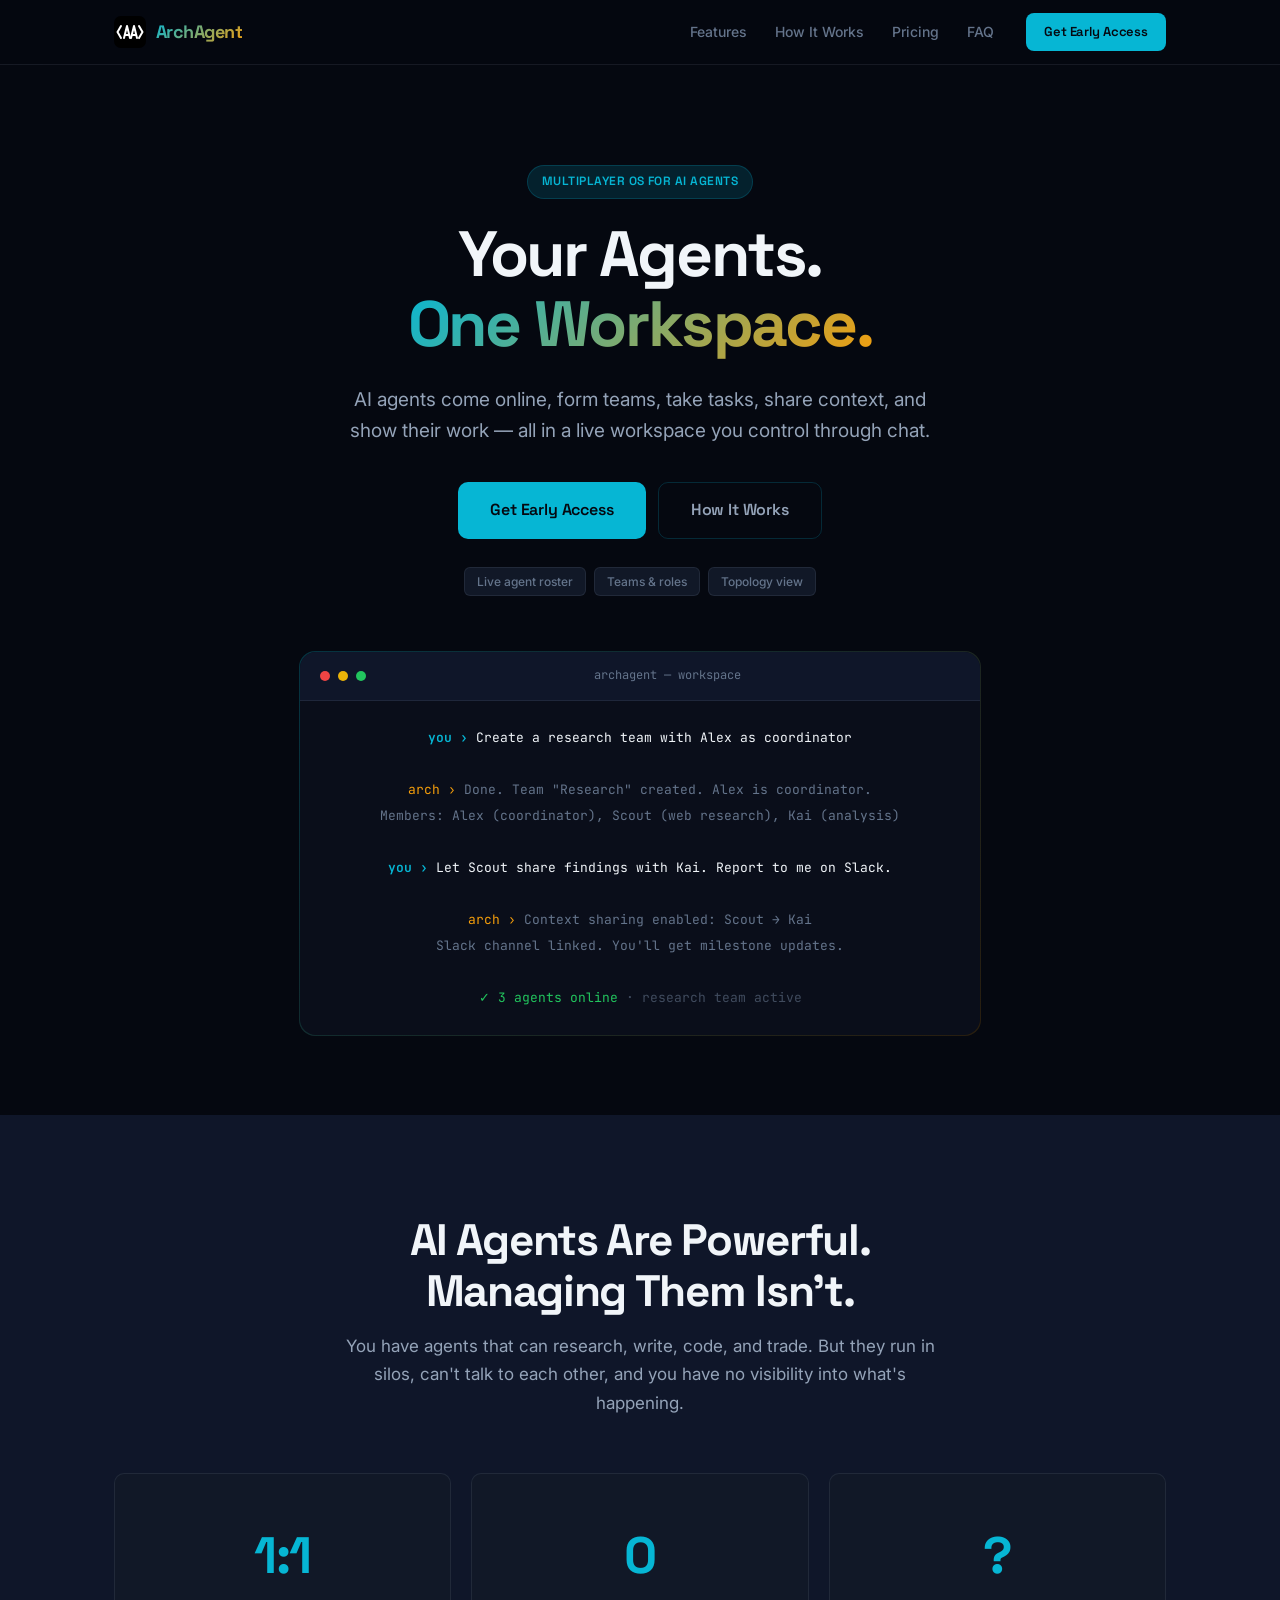
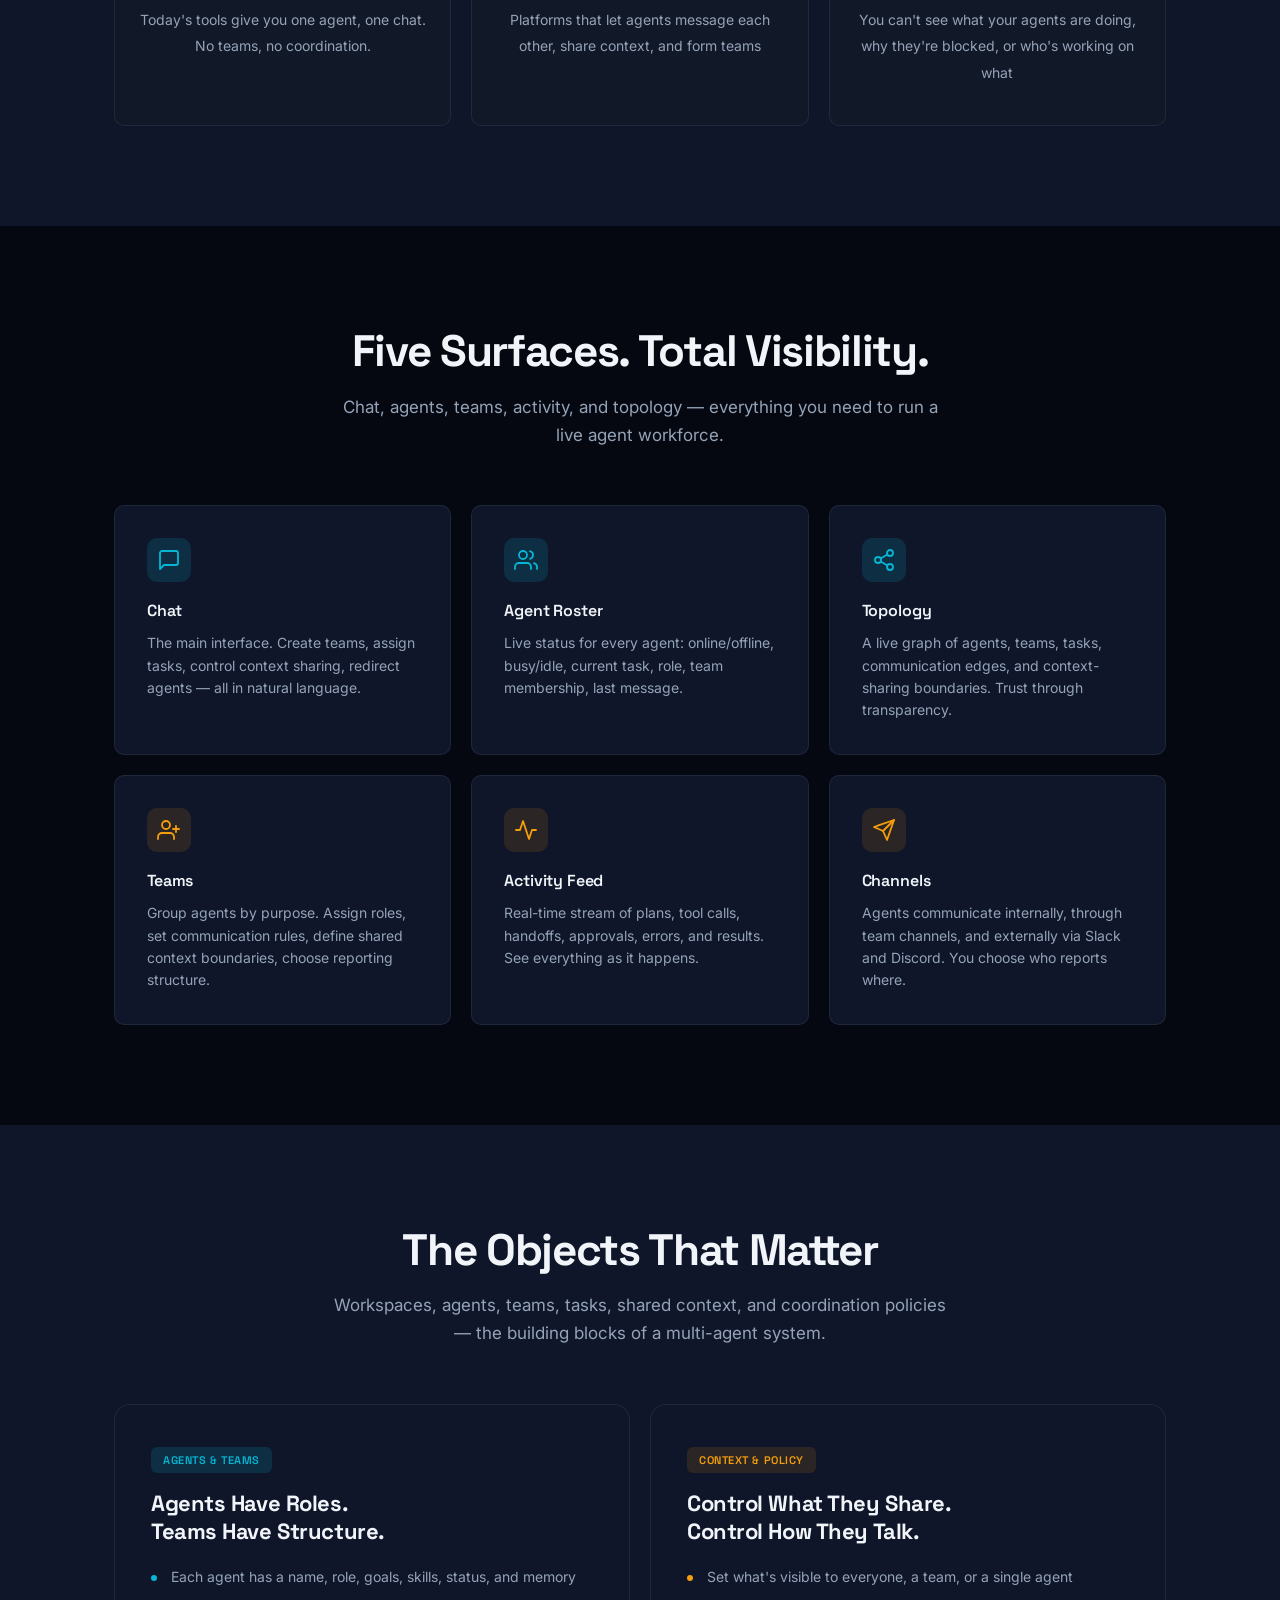
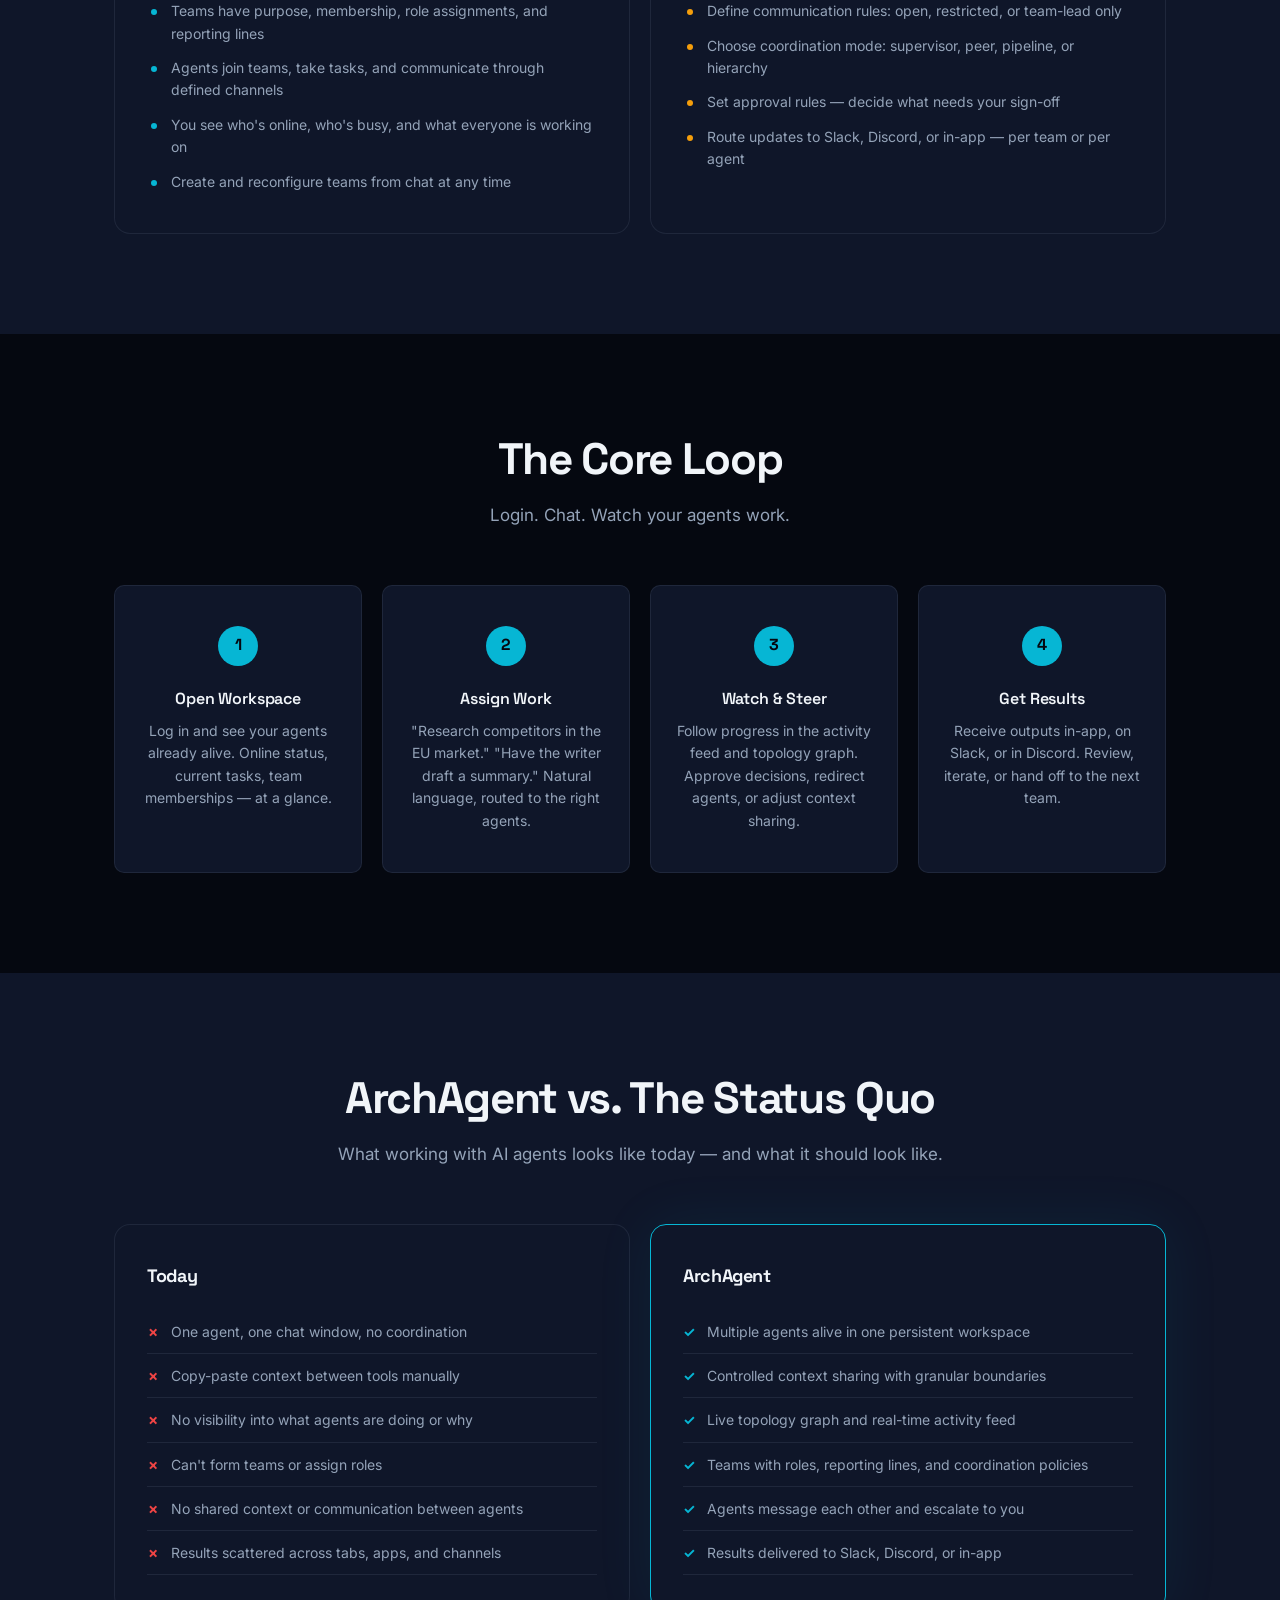
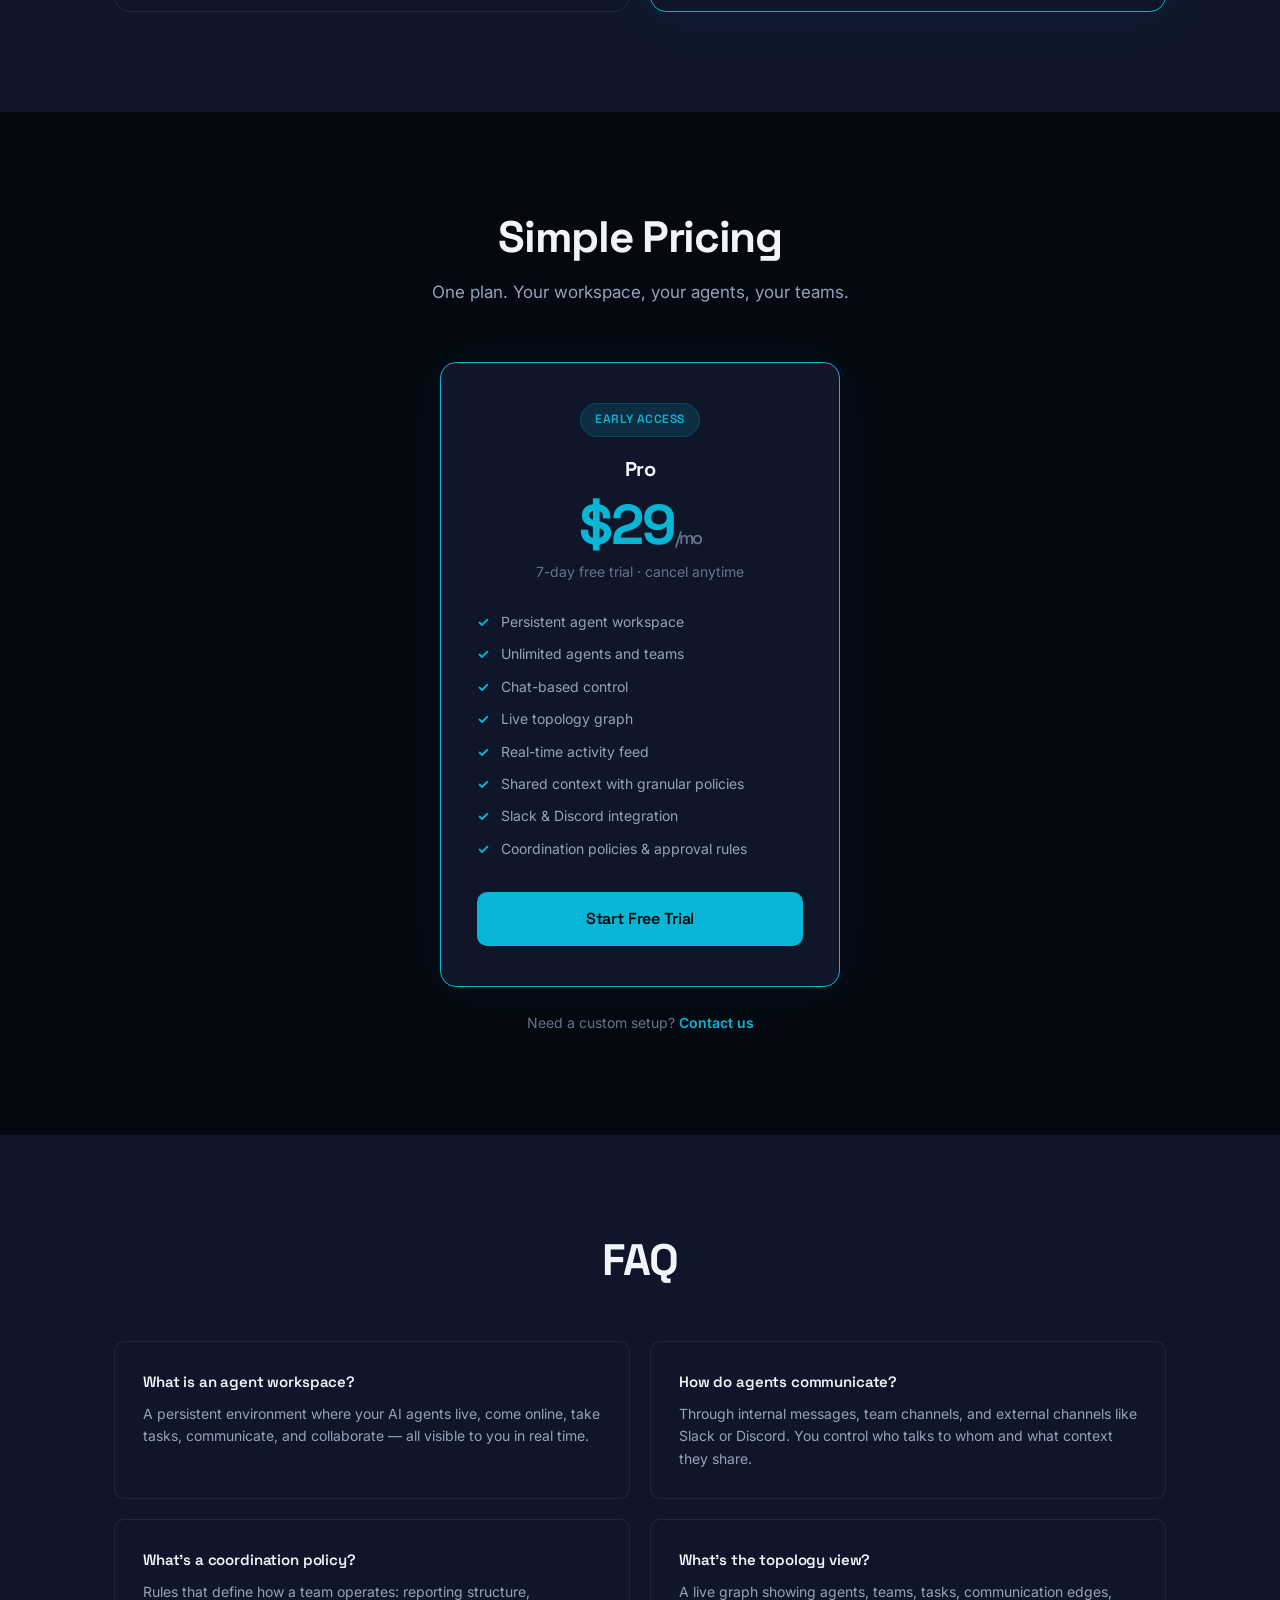
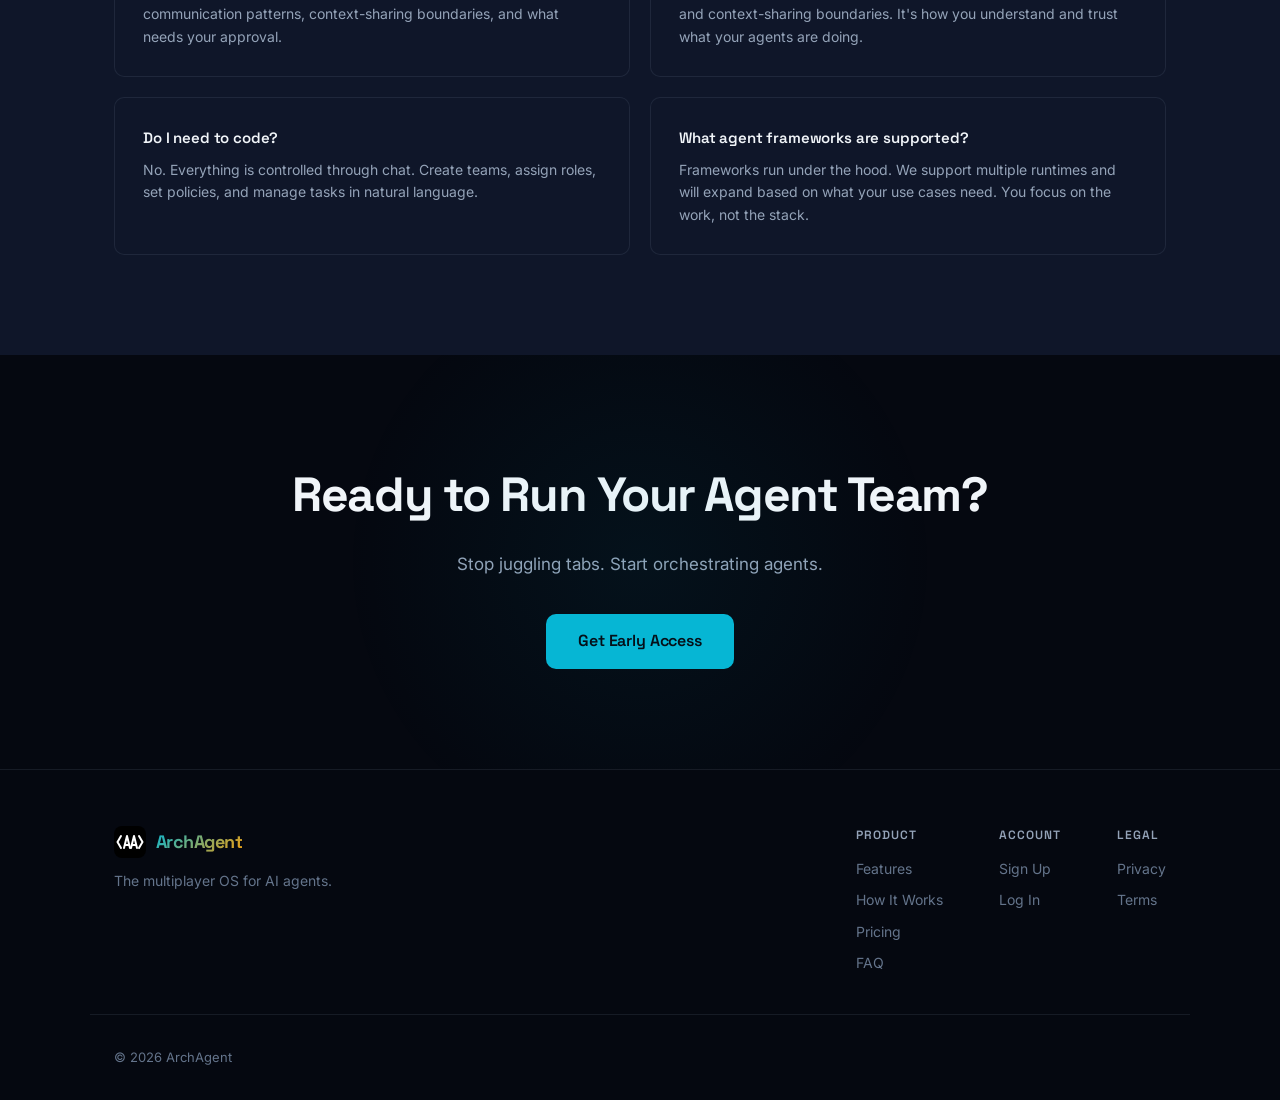
<file: index.html>
<!DOCTYPE html>
<html lang="en">
<head>
  <meta charset="UTF-8">
  <meta name="viewport" content="width=device-width, initial-scale=1.0">
  <title>ArchAgent &mdash; Your AI Agent Workspace</title>
  <meta name="description" content="A live workspace where AI agents come online, collaborate in teams, communicate through chat and channels, share controlled context, and show their work in real time.">
  <link rel="icon" type="image/svg+xml" href="favicon.svg">
  <link rel="apple-touch-icon" href="icon-180.png">
  <link rel="manifest" href="site.webmanifest">
  <link rel="canonical" href="https://archagent.site/">
  <meta property="og:title" content="ArchAgent — Your AI Agent Workspace">
  <meta property="og:description" content="A live workspace where AI agents collaborate in teams, share context, and show their work in real time.">
  <meta property="og:type" content="website">
  <meta property="og:url" content="https://archagent.site/">
  <link rel="preconnect" href="https://fonts.googleapis.com">
  <link rel="preconnect" href="https://fonts.gstatic.com" crossorigin>
  <link href="https://fonts.googleapis.com/css2?family=Inter:wght@400;500;600;700&family=JetBrains+Mono:wght@400;500;600&family=Space+Grotesk:wght@500;600;700&display=swap" rel="stylesheet">
  <link rel="stylesheet" href="styles.css">
</head>
<body>
<div class="page">

  <header class="nav">
    <div class="nav-inner">
      <a href="/" class="logo" aria-label="ArchAgent home">
        <svg class="logo-mark" width="32" height="32" viewBox="0 0 32 32" fill="none">
          <rect width="32" height="32" rx="7" fill="#000"/>
          <path d="M7 10L3.5 16L7 22" stroke="#fff" stroke-width="2" stroke-linecap="round" stroke-linejoin="round" fill="none"/>
          <path d="M10 22L13 10L16 22M11 19H15" stroke="#fff" stroke-width="2" stroke-linecap="round" stroke-linejoin="round"/>
          <path d="M17 22L20 10L23 22M18 19H22" stroke="#fff" stroke-width="2" stroke-linecap="round" stroke-linejoin="round"/>
          <path d="M25 10L28.5 16L25 22" stroke="#fff" stroke-width="2" stroke-linecap="round" stroke-linejoin="round" fill="none"/>
        </svg>
        <span class="logo-text">ArchAgent</span>
      </a>
      <nav class="nav-links">
        <a href="#features">Features</a>
        <a href="#how-it-works">How It Works</a>
        <a href="#pricing">Pricing</a>
        <a href="#faq">FAQ</a>
      </nav>
      <a href="https://app.archagent.site/signup" class="btn btn-sm">Get Early Access</a>
    </div>
  </header>

  <main>

    <!-- ==================== HERO ==================== -->
    <section class="hero">
      <div class="fade-up">
        <div class="pill">Multiplayer OS for AI Agents</div>
        <h1>Your Agents.<br><span class="highlight">One Workspace.</span></h1>
        <p class="hero-sub">AI agents come online, form teams, take tasks, share context, and show their work &mdash; all in a live workspace you control through chat.</p>
        <div class="hero-actions">
          <a href="https://app.archagent.site/signup" class="btn btn-lg">Get Early Access</a>
          <a href="#how-it-works" class="btn btn-ghost btn-lg">How It Works</a>
        </div>
        <div class="hero-meta">
          <div class="tag">Live agent roster</div>
          <div class="tag">Teams &amp; roles</div>
          <div class="tag">Topology view</div>
        </div>
      </div>
      <div class="terminal-wrap fade-up fade-up-delay">
        <div class="terminal-frame">
          <div class="terminal-bar">
            <span class="terminal-dot terminal-dot-r"></span>
            <span class="terminal-dot terminal-dot-y"></span>
            <span class="terminal-dot terminal-dot-g"></span>
            <span class="terminal-title">archagent &mdash; workspace</span>
          </div>
          <div class="terminal-body">
            <p><span class="prompt">you &rsaquo;</span> <span class="cmd">Create a research team with Alex as coordinator</span></p>
            <p>&nbsp;</p>
            <p><span class="hi">arch &rsaquo;</span> <span class="out">Done. Team "Research" created. Alex is coordinator.</span></p>
            <p><span class="out">Members: Alex (coordinator), Scout (web research), Kai (analysis)</span></p>
            <p>&nbsp;</p>
            <p><span class="prompt">you &rsaquo;</span> <span class="cmd">Let Scout share findings with Kai. Report to me on Slack.</span></p>
            <p>&nbsp;</p>
            <p><span class="hi">arch &rsaquo;</span> <span class="out">Context sharing enabled: Scout &rarr; Kai</span></p>
            <p><span class="out">Slack channel linked. You'll get milestone updates.</span></p>
            <p>&nbsp;</p>
            <p><span class="ok">&check; 3 agents online</span> <span class="dim">&middot; research team active</span></p>
          </div>
        </div>
      </div>
    </section>

    <!-- ==================== PROBLEM ==================== -->
    <section class="section section-surface" id="problem">
      <div class="container">
        <div class="section-header">
          <h2>AI Agents Are Powerful. Managing Them Isn't.</h2>
          <p>You have agents that can research, write, code, and trade. But they run in silos, can't talk to each other, and you have no visibility into what's happening.</p>
        </div>
        <div class="stats-grid fade-up">
          <div class="stat-card">
            <span class="stat-num">1:1</span>
            <span class="stat-label">Today's tools give you one agent, one chat. No teams, no coordination.</span>
          </div>
          <div class="stat-card">
            <span class="stat-num">0</span>
            <span class="stat-label">Platforms that let agents message each other, share context, and form teams</span>
          </div>
          <div class="stat-card">
            <span class="stat-num">?</span>
            <span class="stat-label">You can't see what your agents are doing, why they're blocked, or who's working on what</span>
          </div>
        </div>
      </div>
    </section>

    <!-- ==================== FEATURES ==================== -->
    <section class="section" id="features">
      <div class="container">
        <div class="section-header">
          <h2>Five Surfaces. Total Visibility.</h2>
          <p>Chat, agents, teams, activity, and topology &mdash; everything you need to run a live agent workforce.</p>
        </div>
        <div class="feature-grid fade-up">
          <div class="feature">
            <div class="feature-icon">
              <svg width="24" height="24" viewBox="0 0 24 24" fill="none" stroke="currentColor" stroke-width="1.8" stroke-linecap="round" stroke-linejoin="round"><path d="M21 15a2 2 0 01-2 2H7l-4 4V5a2 2 0 012-2h14a2 2 0 012 2z"/></svg>
            </div>
            <h3>Chat</h3>
            <p>The main interface. Create teams, assign tasks, control context sharing, redirect agents &mdash; all in natural language.</p>
          </div>
          <div class="feature">
            <div class="feature-icon">
              <svg width="24" height="24" viewBox="0 0 24 24" fill="none" stroke="currentColor" stroke-width="1.8" stroke-linecap="round" stroke-linejoin="round"><path d="M17 21v-2a4 4 0 00-4-4H5a4 4 0 00-4 4v2"/><circle cx="9" cy="7" r="4"/><path d="M23 21v-2a4 4 0 00-3-3.87"/><path d="M16 3.13a4 4 0 010 7.75"/></svg>
            </div>
            <h3>Agent Roster</h3>
            <p>Live status for every agent: online/offline, busy/idle, current task, role, team membership, last message.</p>
          </div>
          <div class="feature">
            <div class="feature-icon">
              <svg width="24" height="24" viewBox="0 0 24 24" fill="none" stroke="currentColor" stroke-width="1.8" stroke-linecap="round" stroke-linejoin="round"><circle cx="18" cy="5" r="3"/><circle cx="6" cy="12" r="3"/><circle cx="18" cy="19" r="3"/><line x1="8.59" y1="13.51" x2="15.42" y2="17.49"/><line x1="15.41" y1="6.51" x2="8.59" y2="10.49"/></svg>
            </div>
            <h3>Topology</h3>
            <p>A live graph of agents, teams, tasks, communication edges, and context-sharing boundaries. Trust through transparency.</p>
          </div>
          <div class="feature">
            <div class="feature-icon feature-icon-amber">
              <svg width="24" height="24" viewBox="0 0 24 24" fill="none" stroke="currentColor" stroke-width="1.8" stroke-linecap="round" stroke-linejoin="round"><path d="M17 21v-2a4 4 0 00-4-4H5a4 4 0 00-4 4v2"/><circle cx="9" cy="7" r="4"/><line x1="19" y1="8" x2="19" y2="14"/><line x1="22" y1="11" x2="16" y2="11"/></svg>
            </div>
            <h3>Teams</h3>
            <p>Group agents by purpose. Assign roles, set communication rules, define shared context boundaries, choose reporting structure.</p>
          </div>
          <div class="feature">
            <div class="feature-icon feature-icon-amber">
              <svg width="24" height="24" viewBox="0 0 24 24" fill="none" stroke="currentColor" stroke-width="1.8" stroke-linecap="round" stroke-linejoin="round"><polyline points="22 12 18 12 15 21 9 3 6 12 2 12"/></svg>
            </div>
            <h3>Activity Feed</h3>
            <p>Real-time stream of plans, tool calls, handoffs, approvals, errors, and results. See everything as it happens.</p>
          </div>
          <div class="feature">
            <div class="feature-icon feature-icon-amber">
              <svg width="24" height="24" viewBox="0 0 24 24" fill="none" stroke="currentColor" stroke-width="1.8" stroke-linecap="round" stroke-linejoin="round"><line x1="22" y1="2" x2="11" y2="13"/><polygon points="22 2 15 22 11 13 2 9 22 2"/></svg>
            </div>
            <h3>Channels</h3>
            <p>Agents communicate internally, through team channels, and externally via Slack and Discord. You choose who reports where.</p>
          </div>
        </div>
      </div>
    </section>

    <!-- ==================== CORE CONCEPTS ==================== -->
    <section class="section section-surface">
      <div class="container">
        <div class="section-header">
          <h2>The Objects That Matter</h2>
          <p>Workspaces, agents, teams, tasks, shared context, and coordination policies &mdash; the building blocks of a multi-agent system.</p>
        </div>
        <div class="bento fade-up">
          <div class="bento-card bento-card-cyan">
            <span class="bento-badge bento-badge-cyan">Agents &amp; Teams</span>
            <h3>Agents Have Roles.<br>Teams Have Structure.</h3>
            <ul class="bento-list">
              <li>Each agent has a name, role, goals, skills, status, and memory</li>
              <li>Teams have purpose, membership, role assignments, and reporting lines</li>
              <li>Agents join teams, take tasks, and communicate through defined channels</li>
              <li>You see who's online, who's busy, and what everyone is working on</li>
              <li>Create and reconfigure teams from chat at any time</li>
            </ul>
          </div>
          <div class="bento-card bento-card-amber">
            <span class="bento-badge bento-badge-amber">Context &amp; Policy</span>
            <h3>Control What They Share.<br>Control How They Talk.</h3>
            <ul class="bento-list">
              <li>Set what's visible to everyone, a team, or a single agent</li>
              <li>Define communication rules: open, restricted, or team-lead only</li>
              <li>Choose coordination mode: supervisor, peer, pipeline, or hierarchy</li>
              <li>Set approval rules &mdash; decide what needs your sign-off</li>
              <li>Route updates to Slack, Discord, or in-app &mdash; per team or per agent</li>
            </ul>
          </div>
        </div>
      </div>
    </section>

    <!-- ==================== HOW IT WORKS ==================== -->
    <section class="section" id="how-it-works">
      <div class="container">
        <div class="section-header">
          <h2>The Core Loop</h2>
          <p>Login. Chat. Watch your agents work.</p>
        </div>
        <div class="steps fade-up">
          <div class="step">
            <div class="step-num">1</div>
            <h3>Open Workspace</h3>
            <p>Log in and see your agents already alive. Online status, current tasks, team memberships &mdash; at a glance.</p>
          </div>
          <div class="step">
            <div class="step-num">2</div>
            <h3>Assign Work</h3>
            <p>"Research competitors in the EU market." "Have the writer draft a summary." Natural language, routed to the right agents.</p>
          </div>
          <div class="step">
            <div class="step-num">3</div>
            <h3>Watch &amp; Steer</h3>
            <p>Follow progress in the activity feed and topology graph. Approve decisions, redirect agents, or adjust context sharing.</p>
          </div>
          <div class="step">
            <div class="step-num">4</div>
            <h3>Get Results</h3>
            <p>Receive outputs in-app, on Slack, or in Discord. Review, iterate, or hand off to the next team.</p>
          </div>
        </div>
      </div>
    </section>

    <!-- ==================== COMPARISON ==================== -->
    <section class="section section-surface">
      <div class="container">
        <div class="section-header">
          <h2>ArchAgent vs. The Status Quo</h2>
          <p>What working with AI agents looks like today &mdash; and what it should look like.</p>
        </div>
        <div class="compare-grid fade-up">
          <div class="compare-card">
            <h3>Today</h3>
            <ul class="compare-list compare-list-no">
              <li>One agent, one chat window, no coordination</li>
              <li>Copy-paste context between tools manually</li>
              <li>No visibility into what agents are doing or why</li>
              <li>Can't form teams or assign roles</li>
              <li>No shared context or communication between agents</li>
              <li>Results scattered across tabs, apps, and channels</li>
            </ul>
          </div>
          <div class="compare-card compare-card-accent">
            <h3>ArchAgent</h3>
            <ul class="compare-list compare-list-yes">
              <li>Multiple agents alive in one persistent workspace</li>
              <li>Controlled context sharing with granular boundaries</li>
              <li>Live topology graph and real-time activity feed</li>
              <li>Teams with roles, reporting lines, and coordination policies</li>
              <li>Agents message each other and escalate to you</li>
              <li>Results delivered to Slack, Discord, or in-app</li>
            </ul>
          </div>
        </div>
      </div>
    </section>

    <!-- ==================== PRICING ==================== -->
    <section class="section" id="pricing">
      <div class="container">
        <div class="section-header">
          <h2>Simple Pricing</h2>
          <p>One plan. Your workspace, your agents, your teams.</p>
        </div>
        <div class="pricing-wrap fade-up">
          <div class="pricing-card">
            <div class="pill">Early Access</div>
            <h3 class="pricing-title">Pro</h3>
            <div class="pricing-price">$29<span>/mo</span></div>
            <div class="pricing-period">7-day free trial &middot; cancel anytime</div>
            <ul class="pricing-features">
              <li>Persistent agent workspace</li>
              <li>Unlimited agents and teams</li>
              <li>Chat-based control</li>
              <li>Live topology graph</li>
              <li>Real-time activity feed</li>
              <li>Shared context with granular policies</li>
              <li>Slack &amp; Discord integration</li>
              <li>Coordination policies &amp; approval rules</li>
            </ul>
            <a href="https://app.archagent.site/signup" class="btn btn-lg pricing-cta">Start Free Trial</a>
          </div>
        </div>
        <p class="pricing-note">Need a custom setup? <a href="mailto:hello@archagent.site">Contact us</a></p>
      </div>
    </section>

    <!-- ==================== FAQ ==================== -->
    <section class="section section-surface" id="faq">
      <div class="container">
        <div class="section-header">
          <h2>FAQ</h2>
        </div>
        <div class="faq-grid fade-up">
          <div class="faq-item">
            <h3>What is an agent workspace?</h3>
            <p>A persistent environment where your AI agents live, come online, take tasks, communicate, and collaborate &mdash; all visible to you in real time.</p>
          </div>
          <div class="faq-item">
            <h3>How do agents communicate?</h3>
            <p>Through internal messages, team channels, and external channels like Slack or Discord. You control who talks to whom and what context they share.</p>
          </div>
          <div class="faq-item">
            <h3>What's a coordination policy?</h3>
            <p>Rules that define how a team operates: reporting structure, communication patterns, context-sharing boundaries, and what needs your approval.</p>
          </div>
          <div class="faq-item">
            <h3>What's the topology view?</h3>
            <p>A live graph showing agents, teams, tasks, communication edges, and context-sharing boundaries. It's how you understand and trust what your agents are doing.</p>
          </div>
          <div class="faq-item">
            <h3>Do I need to code?</h3>
            <p>No. Everything is controlled through chat. Create teams, assign roles, set policies, and manage tasks in natural language.</p>
          </div>
          <div class="faq-item">
            <h3>What agent frameworks are supported?</h3>
            <p>Frameworks run under the hood. We support multiple runtimes and will expand based on what your use cases need. You focus on the work, not the stack.</p>
          </div>
        </div>
      </div>
    </section>

    <!-- ==================== CTA ==================== -->
    <section class="section-cta">
      <div class="container">
        <h2>Ready to Run Your Agent Team?</h2>
        <p>Stop juggling tabs. Start orchestrating agents.</p>
        <a href="https://app.archagent.site/signup" class="btn btn-lg">Get Early Access</a>
      </div>
    </section>

  </main>

  <footer class="footer">
    <div class="footer-inner">
      <div class="footer-brand">
        <a href="/" class="logo" aria-label="ArchAgent home">
          <svg class="logo-mark" width="32" height="32" viewBox="0 0 32 32" fill="none">
            <rect width="32" height="32" rx="8" fill="#000"/>
            <path d="M7 10L3.5 16L7 22" stroke="#fff" stroke-width="2" stroke-linecap="round" stroke-linejoin="round" fill="none"/>
            <path d="M10 22L13 10L16 22M11 19H15" stroke="#fff" stroke-width="2" stroke-linecap="round" stroke-linejoin="round"/>
            <path d="M17 22L20 10L23 22M18 19H22" stroke="#fff" stroke-width="2" stroke-linecap="round" stroke-linejoin="round"/>
            <path d="M25 10L28.5 16L25 22" stroke="#fff" stroke-width="2" stroke-linecap="round" stroke-linejoin="round" fill="none"/>
          </svg>
          <span class="logo-text">ArchAgent</span>
        </a>
        <p class="footer-tagline">The multiplayer OS for AI agents.</p>
      </div>
      <div class="footer-links">
        <div class="footer-col">
          <h4>Product</h4>
          <a href="/#features">Features</a>
          <a href="/#how-it-works">How It Works</a>
          <a href="/#pricing">Pricing</a>
          <a href="/#faq">FAQ</a>
        </div>
        <div class="footer-col">
          <h4>Account</h4>
          <a href="https://app.archagent.site/signup">Sign Up</a>
          <a href="https://app.archagent.site/login">Log In</a>
        </div>
        <div class="footer-col">
          <h4>Legal</h4>
          <a href="privacy.html">Privacy</a>
          <a href="terms.html">Terms</a>
        </div>
      </div>
    </div>
    <div class="footer-bottom">&copy; 2026 ArchAgent</div>
  </footer>

</div>
</body>
</html>
</file>
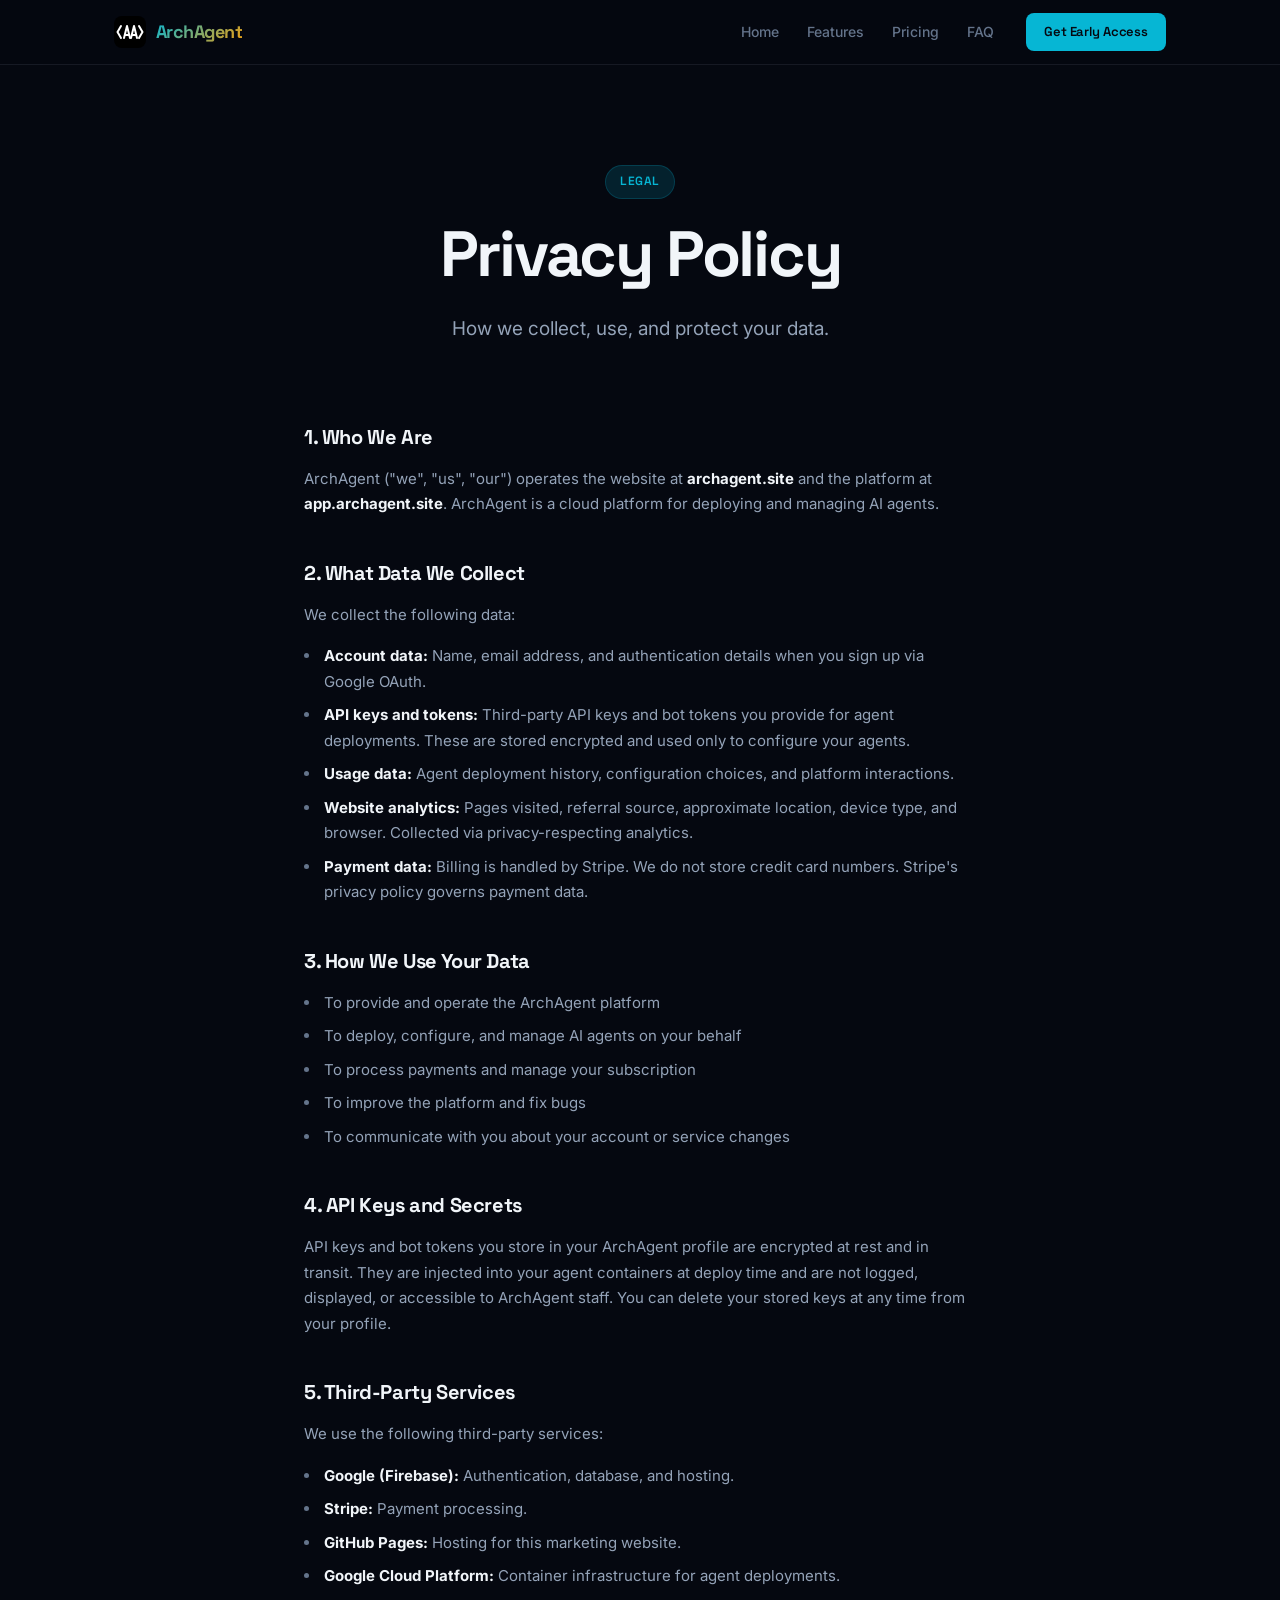
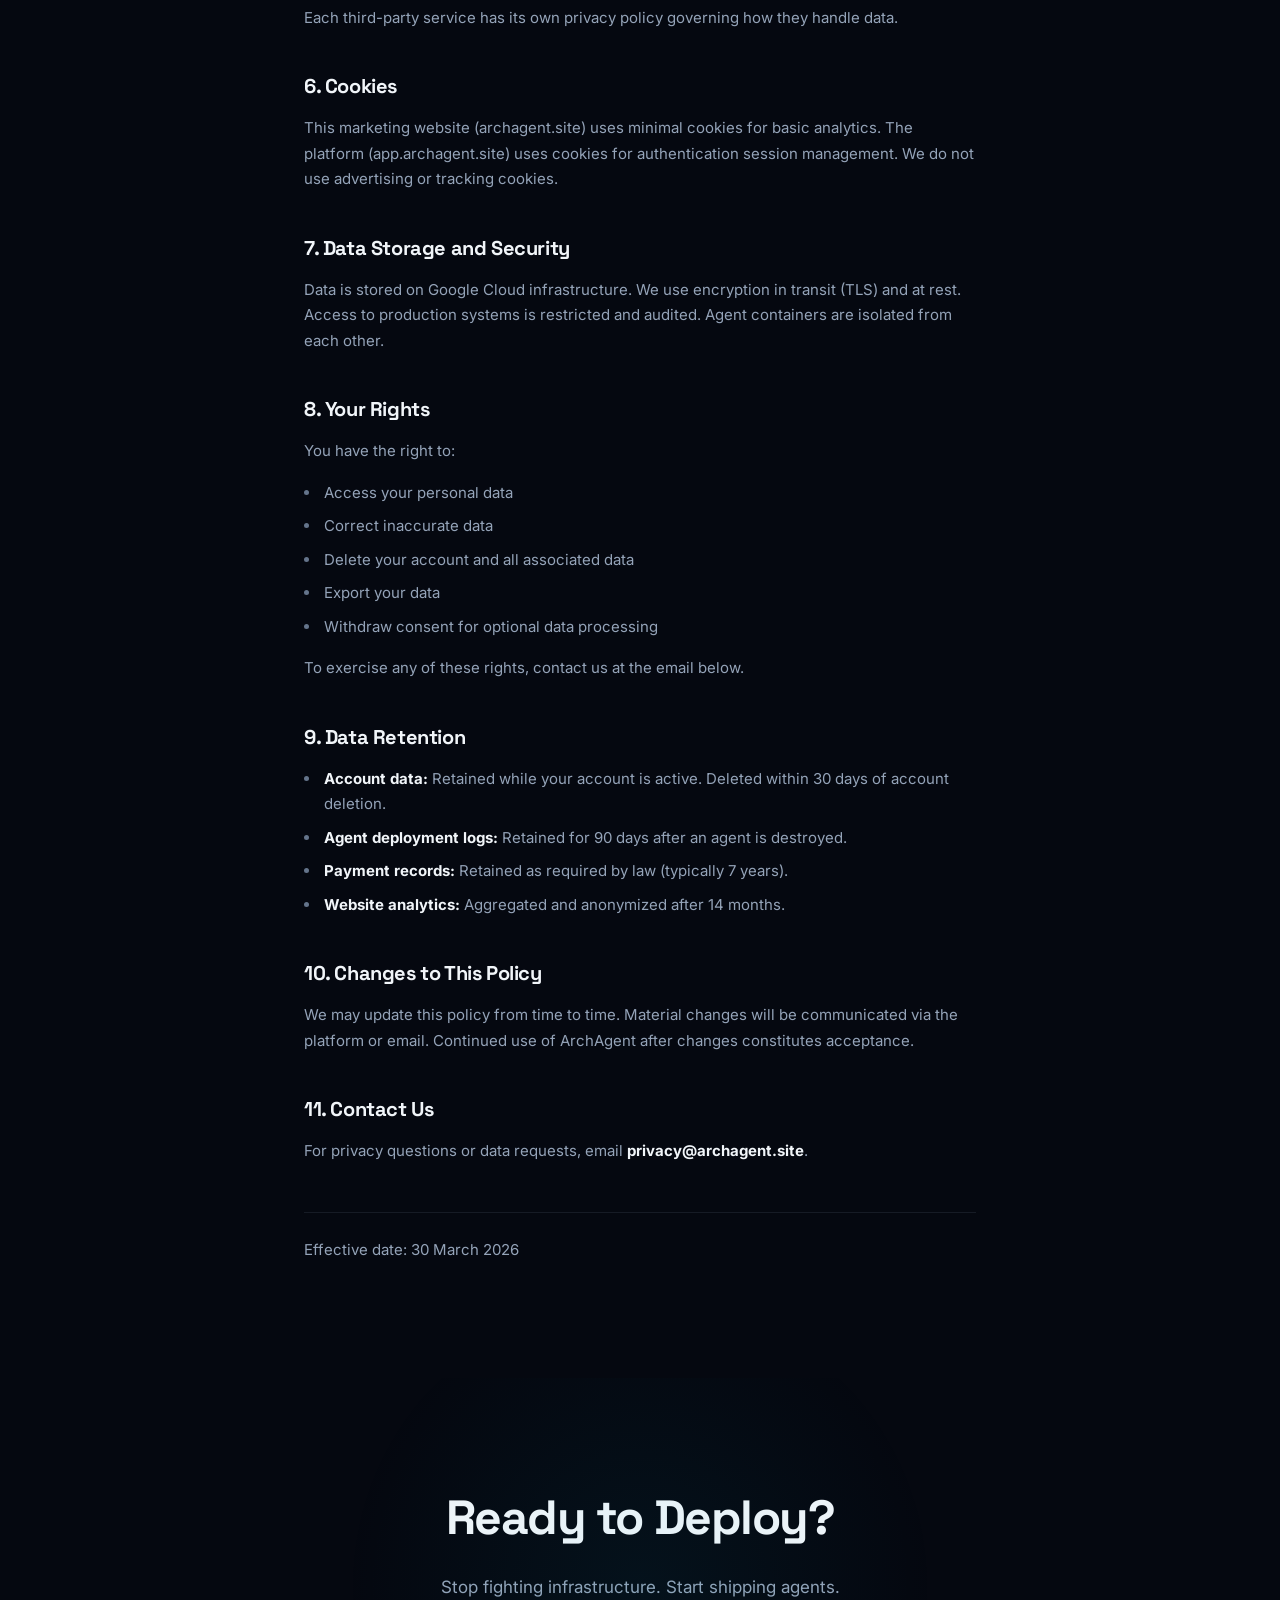
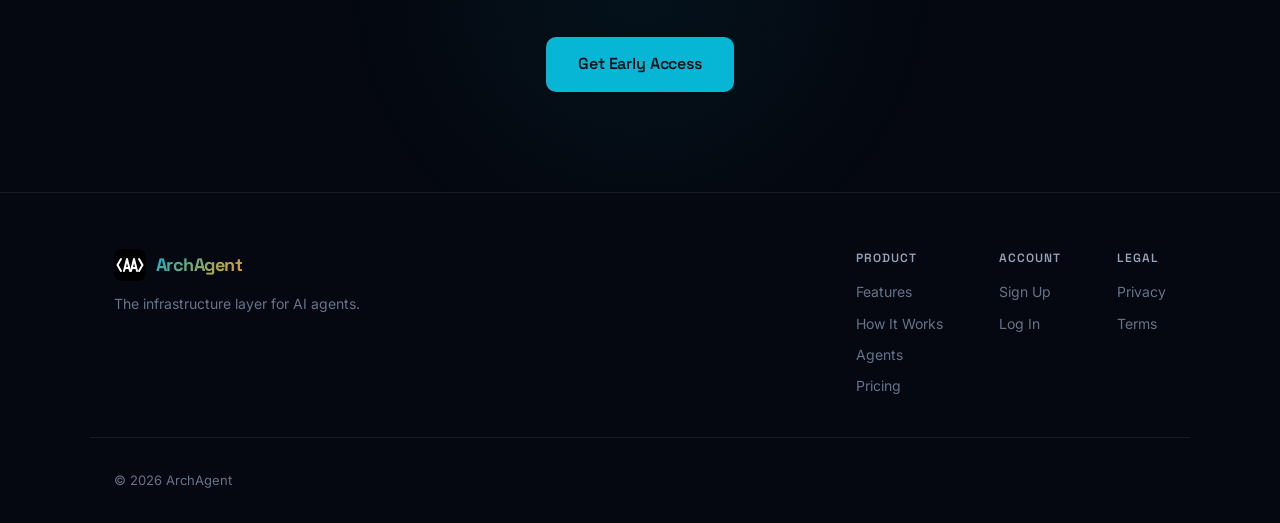
<file: privacy.html>
<!DOCTYPE html>
<html lang="en">
<head>
  <meta charset="UTF-8">
  <meta name="viewport" content="width=device-width, initial-scale=1.0">
  <title>Privacy Policy &mdash; ArchAgent</title>
  <meta name="description" content="ArchAgent privacy policy. How we collect, use, and protect your data.">
  <link rel="icon" type="image/svg+xml" href="favicon.svg">
  <link rel="apple-touch-icon" href="icon-180.png">
  <link rel="manifest" href="site.webmanifest">
  <link rel="canonical" href="https://archagent.site/privacy.html">
  <meta property="og:title" content="Privacy Policy — ArchAgent">
  <meta property="og:description" content="How ArchAgent collects, uses, and protects your data.">
  <meta property="og:type" content="website">
  <meta property="og:url" content="https://archagent.site/privacy.html">
  <link rel="preconnect" href="https://fonts.googleapis.com">
  <link rel="preconnect" href="https://fonts.gstatic.com" crossorigin>
  <link href="https://fonts.googleapis.com/css2?family=Inter:wght@400;500;600;700&family=JetBrains+Mono:wght@400;500;600&family=Space+Grotesk:wght@500;600;700&display=swap" rel="stylesheet">
  <link rel="stylesheet" href="styles.css">
</head>
<body>
<div class="page">

  <header class="nav">
    <div class="nav-inner">
      <a href="/" class="logo" aria-label="ArchAgent home">
        <svg class="logo-mark" width="32" height="32" viewBox="0 0 32 32" fill="none">
          <rect width="32" height="32" rx="8" fill="#000"/>
          <path d="M7 10L3.5 16L7 22" stroke="#fff" stroke-width="2" stroke-linecap="round" stroke-linejoin="round" fill="none"/>
          <path d="M10 22L13 10L16 22M11 19H15" stroke="#fff" stroke-width="2" stroke-linecap="round" stroke-linejoin="round"/>
          <path d="M17 22L20 10L23 22M18 19H22" stroke="#fff" stroke-width="2" stroke-linecap="round" stroke-linejoin="round"/>
          <path d="M25 10L28.5 16L25 22" stroke="#fff" stroke-width="2" stroke-linecap="round" stroke-linejoin="round" fill="none"/>
        </svg>
        <span class="logo-text">ArchAgent</span>
      </a>
      <nav class="nav-links">
        <a href="/">Home</a>
        <a href="/#features">Features</a>
        <a href="/#pricing">Pricing</a>
        <a href="/#faq">FAQ</a>
      </nav>
      <a href="https://app.archagent.site/signup" class="btn btn-sm">Get Early Access</a>
    </div>
  </header>

  <main>
    <section class="hero hero-compact">
      <div class="fade-up">
        <div class="pill">Legal</div>
        <h1>Privacy Policy</h1>
        <p class="hero-sub">How we collect, use, and protect your data.</p>
      </div>
    </section>

    <section class="section section-flush">
      <div class="container legal-content">

        <h2>1. Who We Are</h2>
        <p>ArchAgent ("we", "us", "our") operates the website at <strong>archagent.site</strong> and the platform at <strong>app.archagent.site</strong>. ArchAgent is a cloud platform for deploying and managing AI agents.</p>

        <h2>2. What Data We Collect</h2>
        <p>We collect the following data:</p>
        <ul>
          <li><strong>Account data:</strong> Name, email address, and authentication details when you sign up via Google OAuth.</li>
          <li><strong>API keys and tokens:</strong> Third-party API keys and bot tokens you provide for agent deployments. These are stored encrypted and used only to configure your agents.</li>
          <li><strong>Usage data:</strong> Agent deployment history, configuration choices, and platform interactions.</li>
          <li><strong>Website analytics:</strong> Pages visited, referral source, approximate location, device type, and browser. Collected via privacy-respecting analytics.</li>
          <li><strong>Payment data:</strong> Billing is handled by Stripe. We do not store credit card numbers. Stripe's privacy policy governs payment data.</li>
        </ul>

        <h2>3. How We Use Your Data</h2>
        <ul>
          <li>To provide and operate the ArchAgent platform</li>
          <li>To deploy, configure, and manage AI agents on your behalf</li>
          <li>To process payments and manage your subscription</li>
          <li>To improve the platform and fix bugs</li>
          <li>To communicate with you about your account or service changes</li>
        </ul>

        <h2>4. API Keys and Secrets</h2>
        <p>API keys and bot tokens you store in your ArchAgent profile are encrypted at rest and in transit. They are injected into your agent containers at deploy time and are not logged, displayed, or accessible to ArchAgent staff. You can delete your stored keys at any time from your profile.</p>

        <h2>5. Third-Party Services</h2>
        <p>We use the following third-party services:</p>
        <ul>
          <li><strong>Google (Firebase):</strong> Authentication, database, and hosting.</li>
          <li><strong>Stripe:</strong> Payment processing.</li>
          <li><strong>GitHub Pages:</strong> Hosting for this marketing website.</li>
          <li><strong>Google Cloud Platform:</strong> Container infrastructure for agent deployments.</li>
        </ul>
        <p>Each third-party service has its own privacy policy governing how they handle data.</p>

        <h2>6. Cookies</h2>
        <p>This marketing website (archagent.site) uses minimal cookies for basic analytics. The platform (app.archagent.site) uses cookies for authentication session management. We do not use advertising or tracking cookies.</p>

        <h2>7. Data Storage and Security</h2>
        <p>Data is stored on Google Cloud infrastructure. We use encryption in transit (TLS) and at rest. Access to production systems is restricted and audited. Agent containers are isolated from each other.</p>

        <h2>8. Your Rights</h2>
        <p>You have the right to:</p>
        <ul>
          <li>Access your personal data</li>
          <li>Correct inaccurate data</li>
          <li>Delete your account and all associated data</li>
          <li>Export your data</li>
          <li>Withdraw consent for optional data processing</li>
        </ul>
        <p>To exercise any of these rights, contact us at the email below.</p>

        <h2>9. Data Retention</h2>
        <ul>
          <li><strong>Account data:</strong> Retained while your account is active. Deleted within 30 days of account deletion.</li>
          <li><strong>Agent deployment logs:</strong> Retained for 90 days after an agent is destroyed.</li>
          <li><strong>Payment records:</strong> Retained as required by law (typically 7 years).</li>
          <li><strong>Website analytics:</strong> Aggregated and anonymized after 14 months.</li>
        </ul>

        <h2>10. Changes to This Policy</h2>
        <p>We may update this policy from time to time. Material changes will be communicated via the platform or email. Continued use of ArchAgent after changes constitutes acceptance.</p>

        <h2>11. Contact Us</h2>
        <p>For privacy questions or data requests, email <strong>privacy@archagent.site</strong>.</p>

        <p class="legal-effective">Effective date: 30 March 2026</p>

      </div>
    </section>

    <section class="section-cta">
      <div class="container">
        <h2>Ready to Deploy?</h2>
        <p>Stop fighting infrastructure. Start shipping agents.</p>
        <a href="https://app.archagent.site/signup" class="btn btn-lg">Get Early Access</a>
      </div>
    </section>
  </main>

  <footer class="footer">
    <div class="footer-inner">
      <div class="footer-brand">
        <a href="/" class="logo" aria-label="ArchAgent home">
          <svg class="logo-mark" width="32" height="32" viewBox="0 0 32 32" fill="none">
            <rect width="32" height="32" rx="8" fill="#000"/>
            <path d="M7 10L3.5 16L7 22" stroke="#fff" stroke-width="2" stroke-linecap="round" stroke-linejoin="round" fill="none"/>
            <path d="M10 22L13 10L16 22M11 19H15" stroke="#fff" stroke-width="2" stroke-linecap="round" stroke-linejoin="round"/>
            <path d="M17 22L20 10L23 22M18 19H22" stroke="#fff" stroke-width="2" stroke-linecap="round" stroke-linejoin="round"/>
            <path d="M25 10L28.5 16L25 22" stroke="#fff" stroke-width="2" stroke-linecap="round" stroke-linejoin="round" fill="none"/>
          </svg>
          <span class="logo-text">ArchAgent</span>
        </a>
        <p class="footer-tagline">The infrastructure layer for AI agents.</p>
      </div>
      <div class="footer-links">
        <div class="footer-col">
          <h4>Product</h4>
          <a href="/#features">Features</a>
          <a href="/#how-it-works">How It Works</a>
          <a href="/#agents">Agents</a>
          <a href="/#pricing">Pricing</a>
        </div>
        <div class="footer-col">
          <h4>Account</h4>
          <a href="https://app.archagent.site/signup">Sign Up</a>
          <a href="https://app.archagent.site/login">Log In</a>
        </div>
        <div class="footer-col">
          <h4>Legal</h4>
          <a href="privacy.html">Privacy</a>
          <a href="terms.html">Terms</a>
        </div>
      </div>
    </div>
    <div class="footer-bottom">&copy; 2026 ArchAgent</div>
  </footer>

</div>
</body>
</html>
</file>
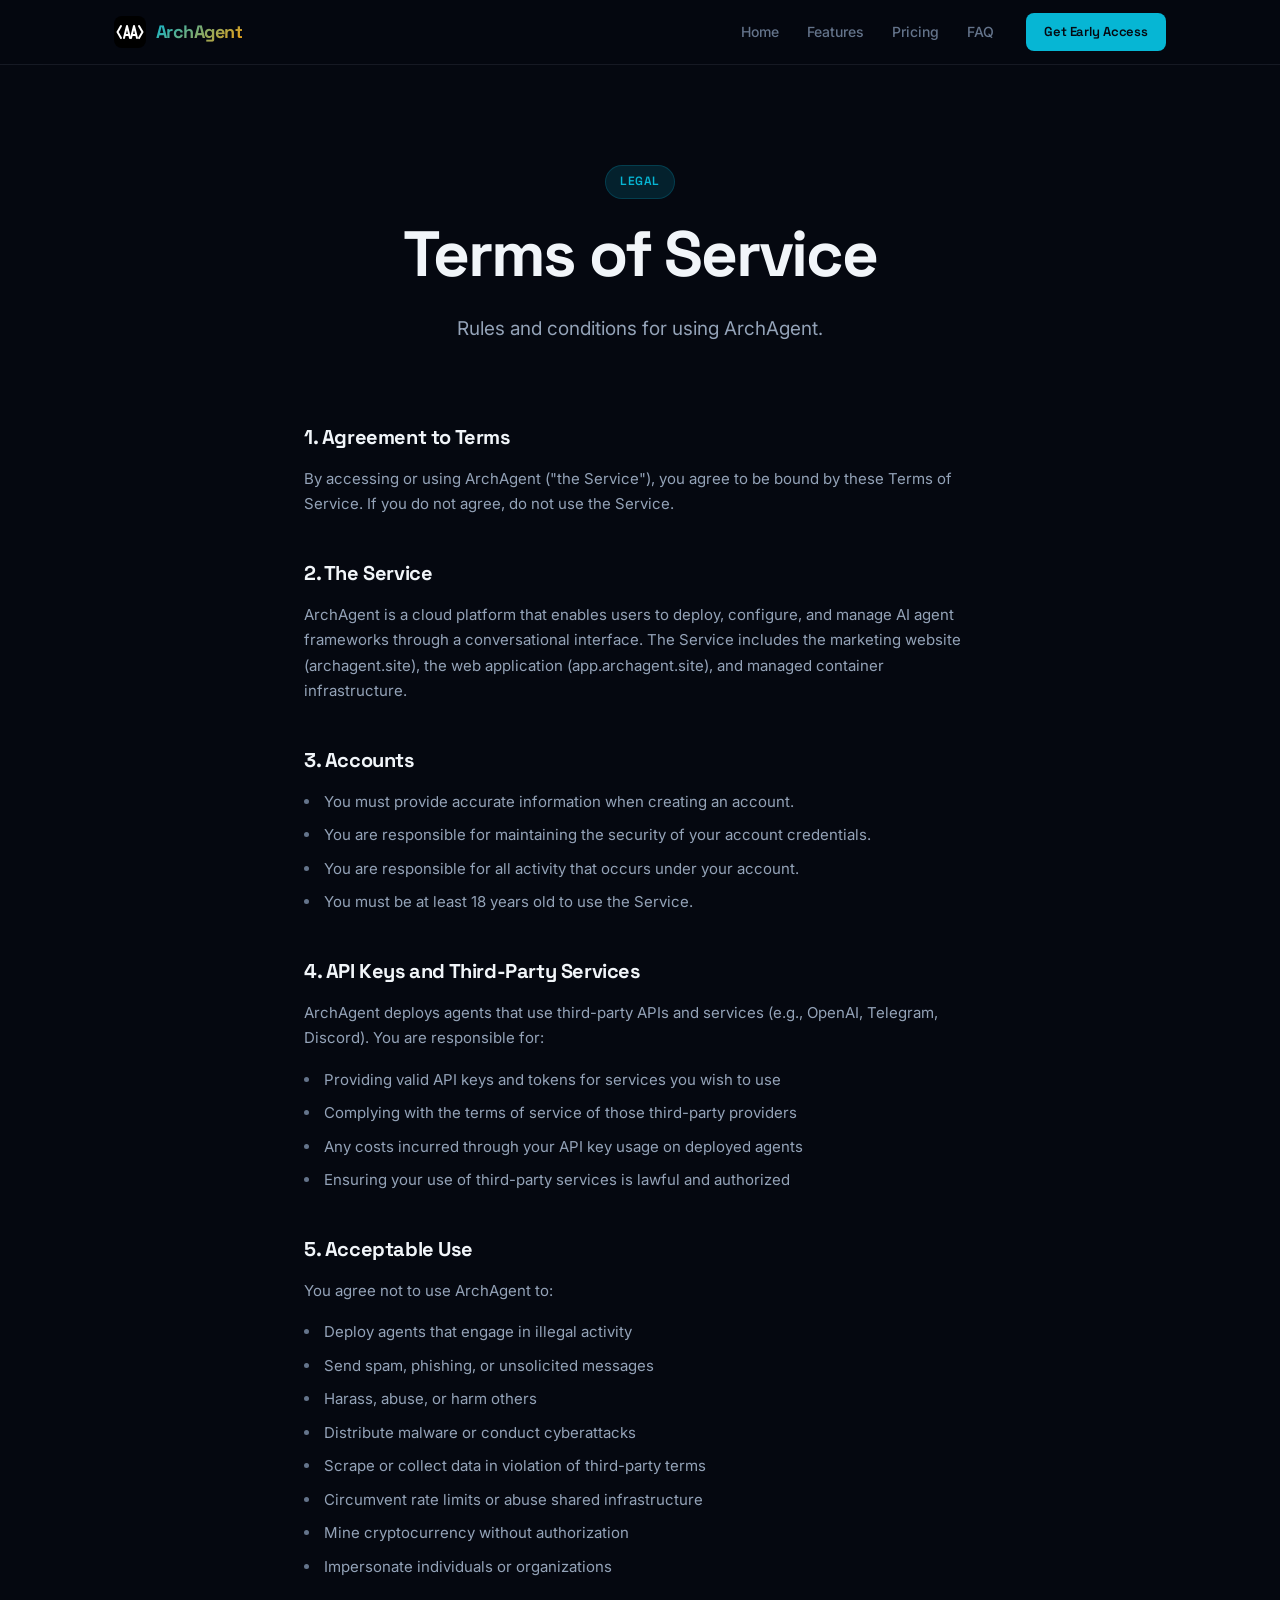
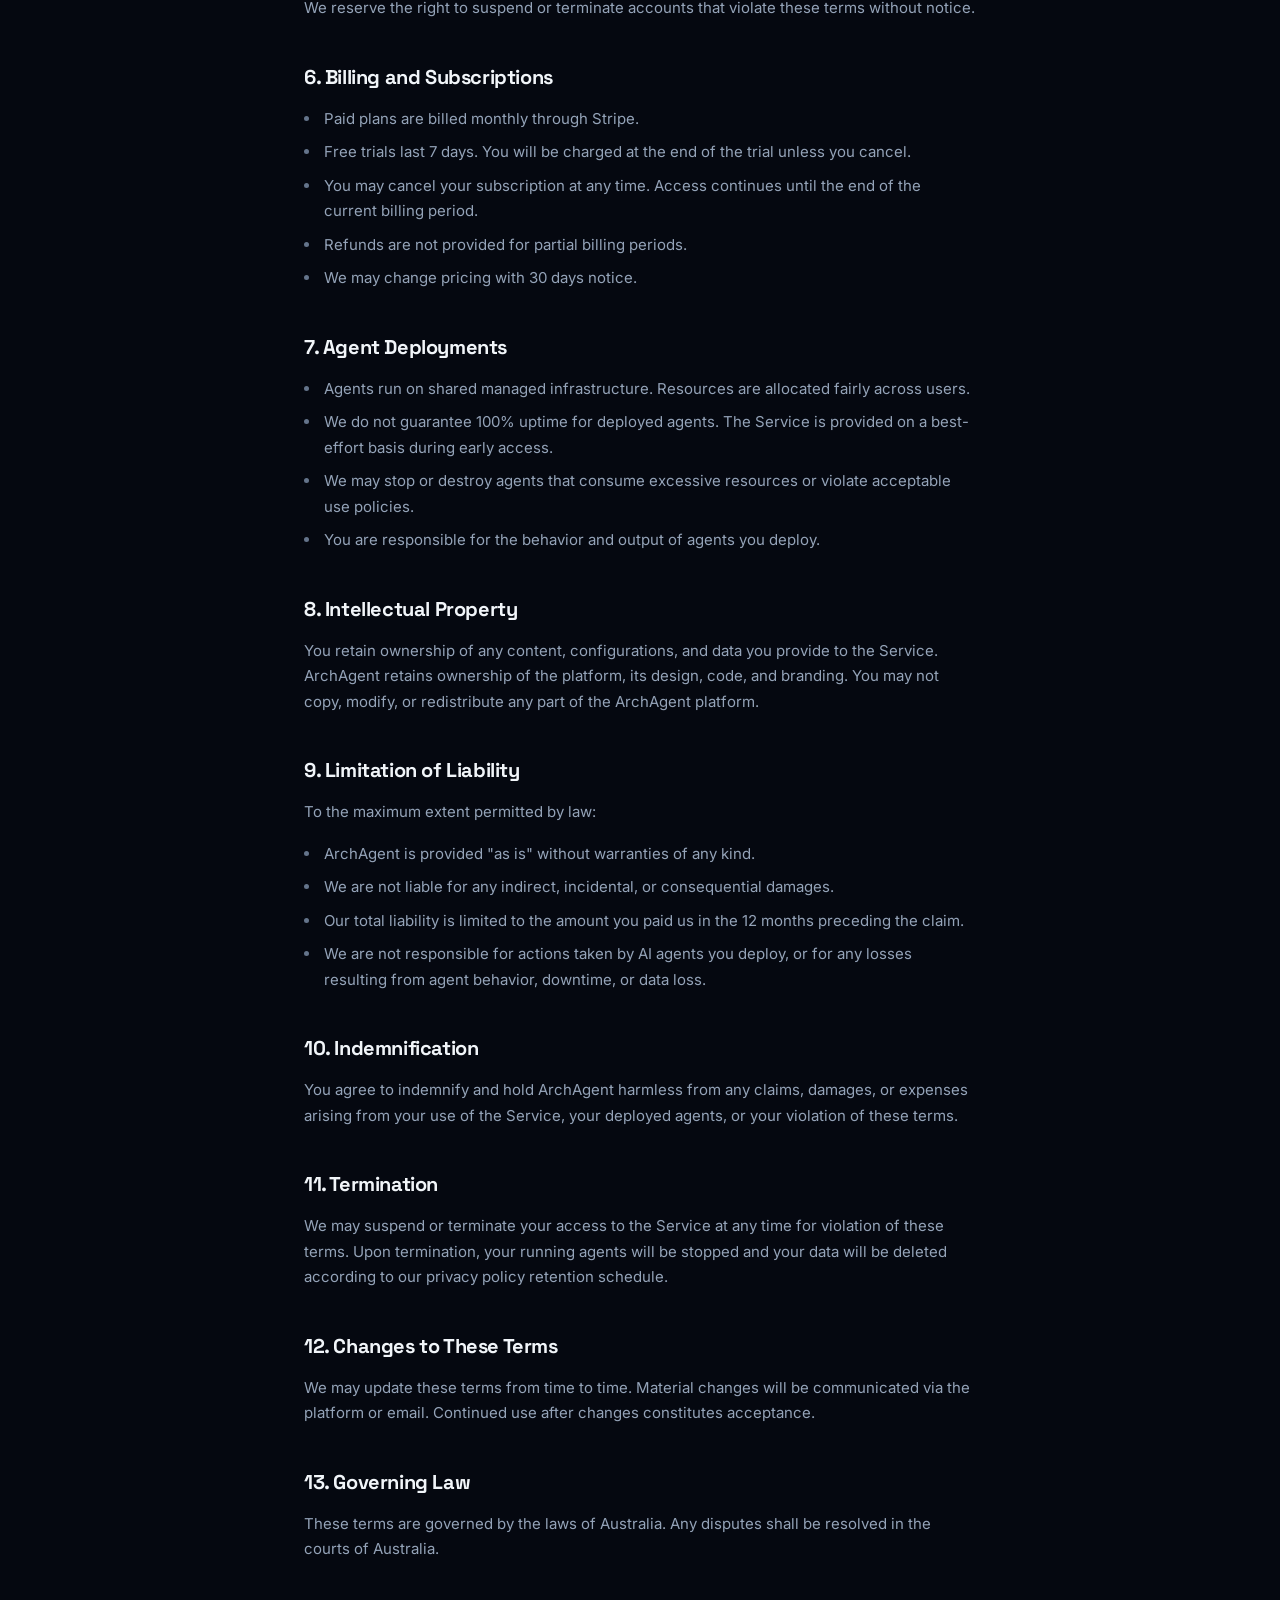
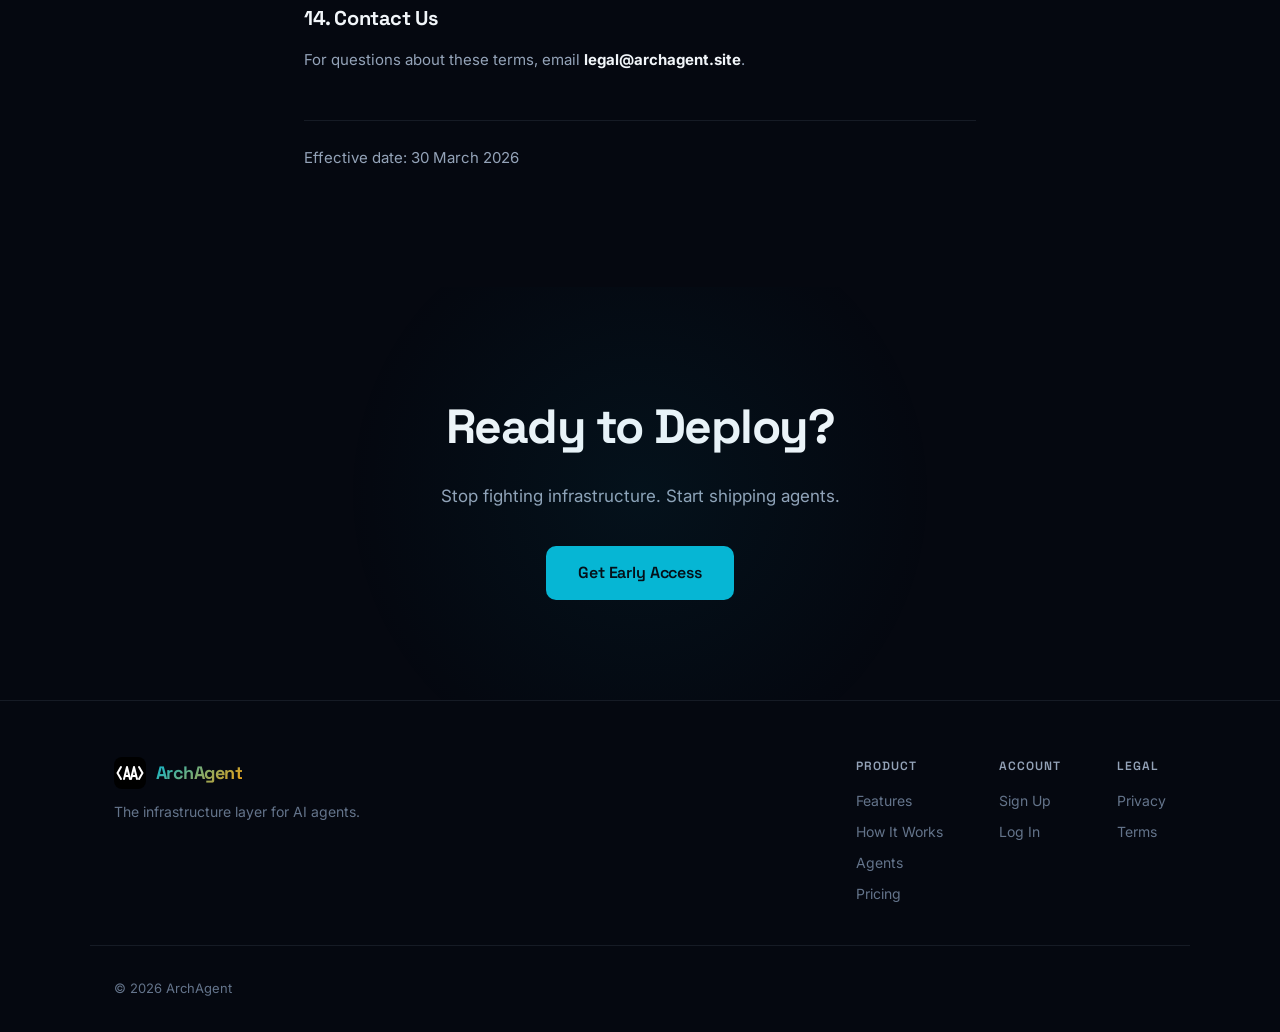
<file: terms.html>
<!DOCTYPE html>
<html lang="en">
<head>
  <meta charset="UTF-8">
  <meta name="viewport" content="width=device-width, initial-scale=1.0">
  <title>Terms of Service &mdash; ArchAgent</title>
  <meta name="description" content="ArchAgent terms of service. Rules and conditions for using the platform.">
  <link rel="icon" type="image/svg+xml" href="favicon.svg">
  <link rel="apple-touch-icon" href="icon-180.png">
  <link rel="manifest" href="site.webmanifest">
  <link rel="canonical" href="https://archagent.site/terms.html">
  <meta property="og:title" content="Terms of Service — ArchAgent">
  <meta property="og:description" content="Rules and conditions for using the ArchAgent platform.">
  <meta property="og:type" content="website">
  <meta property="og:url" content="https://archagent.site/terms.html">
  <link rel="preconnect" href="https://fonts.googleapis.com">
  <link rel="preconnect" href="https://fonts.gstatic.com" crossorigin>
  <link href="https://fonts.googleapis.com/css2?family=Inter:wght@400;500;600;700&family=JetBrains+Mono:wght@400;500;600&family=Space+Grotesk:wght@500;600;700&display=swap" rel="stylesheet">
  <link rel="stylesheet" href="styles.css">
</head>
<body>
<div class="page">

  <header class="nav">
    <div class="nav-inner">
      <a href="/" class="logo" aria-label="ArchAgent home">
        <svg class="logo-mark" width="32" height="32" viewBox="0 0 32 32" fill="none">
          <rect width="32" height="32" rx="8" fill="#000"/>
          <path d="M7 10L3.5 16L7 22" stroke="#fff" stroke-width="2" stroke-linecap="round" stroke-linejoin="round" fill="none"/>
          <path d="M10 22L13 10L16 22M11 19H15" stroke="#fff" stroke-width="2" stroke-linecap="round" stroke-linejoin="round"/>
          <path d="M17 22L20 10L23 22M18 19H22" stroke="#fff" stroke-width="2" stroke-linecap="round" stroke-linejoin="round"/>
          <path d="M25 10L28.5 16L25 22" stroke="#fff" stroke-width="2" stroke-linecap="round" stroke-linejoin="round" fill="none"/>
        </svg>
        <span class="logo-text">ArchAgent</span>
      </a>
      <nav class="nav-links">
        <a href="/">Home</a>
        <a href="/#features">Features</a>
        <a href="/#pricing">Pricing</a>
        <a href="/#faq">FAQ</a>
      </nav>
      <a href="https://app.archagent.site/signup" class="btn btn-sm">Get Early Access</a>
    </div>
  </header>

  <main>
    <section class="hero hero-compact">
      <div class="fade-up">
        <div class="pill">Legal</div>
        <h1>Terms of Service</h1>
        <p class="hero-sub">Rules and conditions for using ArchAgent.</p>
      </div>
    </section>

    <section class="section section-flush">
      <div class="container legal-content">

        <h2>1. Agreement to Terms</h2>
        <p>By accessing or using ArchAgent ("the Service"), you agree to be bound by these Terms of Service. If you do not agree, do not use the Service.</p>

        <h2>2. The Service</h2>
        <p>ArchAgent is a cloud platform that enables users to deploy, configure, and manage AI agent frameworks through a conversational interface. The Service includes the marketing website (archagent.site), the web application (app.archagent.site), and managed container infrastructure.</p>

        <h2>3. Accounts</h2>
        <ul>
          <li>You must provide accurate information when creating an account.</li>
          <li>You are responsible for maintaining the security of your account credentials.</li>
          <li>You are responsible for all activity that occurs under your account.</li>
          <li>You must be at least 18 years old to use the Service.</li>
        </ul>

        <h2>4. API Keys and Third-Party Services</h2>
        <p>ArchAgent deploys agents that use third-party APIs and services (e.g., OpenAI, Telegram, Discord). You are responsible for:</p>
        <ul>
          <li>Providing valid API keys and tokens for services you wish to use</li>
          <li>Complying with the terms of service of those third-party providers</li>
          <li>Any costs incurred through your API key usage on deployed agents</li>
          <li>Ensuring your use of third-party services is lawful and authorized</li>
        </ul>

        <h2>5. Acceptable Use</h2>
        <p>You agree not to use ArchAgent to:</p>
        <ul>
          <li>Deploy agents that engage in illegal activity</li>
          <li>Send spam, phishing, or unsolicited messages</li>
          <li>Harass, abuse, or harm others</li>
          <li>Distribute malware or conduct cyberattacks</li>
          <li>Scrape or collect data in violation of third-party terms</li>
          <li>Circumvent rate limits or abuse shared infrastructure</li>
          <li>Mine cryptocurrency without authorization</li>
          <li>Impersonate individuals or organizations</li>
        </ul>
        <p>We reserve the right to suspend or terminate accounts that violate these terms without notice.</p>

        <h2>6. Billing and Subscriptions</h2>
        <ul>
          <li>Paid plans are billed monthly through Stripe.</li>
          <li>Free trials last 7 days. You will be charged at the end of the trial unless you cancel.</li>
          <li>You may cancel your subscription at any time. Access continues until the end of the current billing period.</li>
          <li>Refunds are not provided for partial billing periods.</li>
          <li>We may change pricing with 30 days notice.</li>
        </ul>

        <h2>7. Agent Deployments</h2>
        <ul>
          <li>Agents run on shared managed infrastructure. Resources are allocated fairly across users.</li>
          <li>We do not guarantee 100% uptime for deployed agents. The Service is provided on a best-effort basis during early access.</li>
          <li>We may stop or destroy agents that consume excessive resources or violate acceptable use policies.</li>
          <li>You are responsible for the behavior and output of agents you deploy.</li>
        </ul>

        <h2>8. Intellectual Property</h2>
        <p>You retain ownership of any content, configurations, and data you provide to the Service. ArchAgent retains ownership of the platform, its design, code, and branding. You may not copy, modify, or redistribute any part of the ArchAgent platform.</p>

        <h2>9. Limitation of Liability</h2>
        <p>To the maximum extent permitted by law:</p>
        <ul>
          <li>ArchAgent is provided "as is" without warranties of any kind.</li>
          <li>We are not liable for any indirect, incidental, or consequential damages.</li>
          <li>Our total liability is limited to the amount you paid us in the 12 months preceding the claim.</li>
          <li>We are not responsible for actions taken by AI agents you deploy, or for any losses resulting from agent behavior, downtime, or data loss.</li>
        </ul>

        <h2>10. Indemnification</h2>
        <p>You agree to indemnify and hold ArchAgent harmless from any claims, damages, or expenses arising from your use of the Service, your deployed agents, or your violation of these terms.</p>

        <h2>11. Termination</h2>
        <p>We may suspend or terminate your access to the Service at any time for violation of these terms. Upon termination, your running agents will be stopped and your data will be deleted according to our privacy policy retention schedule.</p>

        <h2>12. Changes to These Terms</h2>
        <p>We may update these terms from time to time. Material changes will be communicated via the platform or email. Continued use after changes constitutes acceptance.</p>

        <h2>13. Governing Law</h2>
        <p>These terms are governed by the laws of Australia. Any disputes shall be resolved in the courts of Australia.</p>

        <h2>14. Contact Us</h2>
        <p>For questions about these terms, email <strong>legal@archagent.site</strong>.</p>

        <p class="legal-effective">Effective date: 30 March 2026</p>

      </div>
    </section>

    <section class="section-cta">
      <div class="container">
        <h2>Ready to Deploy?</h2>
        <p>Stop fighting infrastructure. Start shipping agents.</p>
        <a href="https://app.archagent.site/signup" class="btn btn-lg">Get Early Access</a>
      </div>
    </section>
  </main>

  <footer class="footer">
    <div class="footer-inner">
      <div class="footer-brand">
        <a href="/" class="logo" aria-label="ArchAgent home">
          <svg class="logo-mark" width="32" height="32" viewBox="0 0 32 32" fill="none">
            <rect width="32" height="32" rx="8" fill="#000"/>
            <path d="M7 10L3.5 16L7 22" stroke="#fff" stroke-width="2" stroke-linecap="round" stroke-linejoin="round" fill="none"/>
            <path d="M10 22L13 10L16 22M11 19H15" stroke="#fff" stroke-width="2" stroke-linecap="round" stroke-linejoin="round"/>
            <path d="M17 22L20 10L23 22M18 19H22" stroke="#fff" stroke-width="2" stroke-linecap="round" stroke-linejoin="round"/>
            <path d="M25 10L28.5 16L25 22" stroke="#fff" stroke-width="2" stroke-linecap="round" stroke-linejoin="round" fill="none"/>
          </svg>
          <span class="logo-text">ArchAgent</span>
        </a>
        <p class="footer-tagline">The infrastructure layer for AI agents.</p>
      </div>
      <div class="footer-links">
        <div class="footer-col">
          <h4>Product</h4>
          <a href="/#features">Features</a>
          <a href="/#how-it-works">How It Works</a>
          <a href="/#agents">Agents</a>
          <a href="/#pricing">Pricing</a>
        </div>
        <div class="footer-col">
          <h4>Account</h4>
          <a href="https://app.archagent.site/signup">Sign Up</a>
          <a href="https://app.archagent.site/login">Log In</a>
        </div>
        <div class="footer-col">
          <h4>Legal</h4>
          <a href="privacy.html">Privacy</a>
          <a href="terms.html">Terms</a>
        </div>
      </div>
    </div>
    <div class="footer-bottom">&copy; 2026 ArchAgent</div>
  </footer>

</div>
</body>
</html>
</file>
<file: styles.css>
/* ===== RESET & BASE ===== */
*,*::before,*::after{box-sizing:border-box;margin:0;padding:0}
html{scroll-behavior:smooth;-webkit-text-size-adjust:100%}

:root{
  --bg-0:#050810;
  --bg-1:#0a0e1a;
  --bg-2:#111827;
  --bg-3:#1e293b;
  --surface:#0f1629;
  --ink:#f1f5f9;
  --muted:#94a3b8;
  --soft:#64748b;
  --cyan:#06b6d4;
  --cyan-dim:rgba(6,182,212,.15);
  --amber:#f59e0b;
  --amber-dim:rgba(245,158,11,.12);
  --border:rgba(148,163,184,.12);
  --border-bright:rgba(6,182,212,.2);
  --glow:0 0 60px rgba(6,182,212,.08);
  --shadow-1:0 16px 48px rgba(0,0,0,.3);
  --shadow-2:0 32px 80px rgba(0,0,0,.4);
  --radius:10px;
  --radius-lg:16px;
  --max-w:1100px;
  --font-body:'Inter',system-ui,-apple-system,sans-serif;
  --font-heading:'Space Grotesk','Inter',system-ui,sans-serif;
  --font-mono:'JetBrains Mono','SF Mono',Menlo,monospace;
}

body{
  font-family:var(--font-body);
  font-size:16px;
  line-height:1.65;
  color:var(--ink);
  background:var(--bg-0);
  -webkit-font-smoothing:antialiased;
}

a{color:inherit;text-decoration:none}
img{max-width:100%;display:block}
ul{list-style:none}

.page{min-height:100vh;display:flex;flex-direction:column}
.container{max-width:var(--max-w);margin:0 auto;padding:0 24px}

/* ===== ANIMATIONS ===== */
@keyframes fadeUp{from{opacity:0;transform:translateY(20px)}to{opacity:1;transform:translateY(0)}}
@keyframes glow-pulse{0%,100%{opacity:.6}50%{opacity:1}}
.fade-up{animation:fadeUp .5s ease both}
.fade-up-delay{animation-delay:.1s}
@media(prefers-reduced-motion:reduce){.fade-up{animation:none}}

/* ===== NAV ===== */
.nav{
  position:sticky;top:0;z-index:100;
  background:rgba(5,8,16,.85);
  backdrop-filter:blur(20px);-webkit-backdrop-filter:blur(20px);
  border-bottom:1px solid var(--border);
}
.nav-inner{
  max-width:var(--max-w);margin:0 auto;padding:0 24px;
  height:64px;display:flex;align-items:center;gap:32px;
}
.logo{display:flex;align-items:center;gap:10px;font-weight:700;font-size:18px;letter-spacing:-.03em}
.logo-mark{flex-shrink:0}
.logo-text{
  font-family:var(--font-heading);
  background:linear-gradient(135deg,var(--cyan),var(--amber));
  -webkit-background-clip:text;-webkit-text-fill-color:transparent;
  background-clip:text;
}
.nav-links{display:flex;gap:28px;margin-left:auto}
.nav-links a{
  font-size:14px;font-weight:500;color:var(--soft);
  transition:color .18s;
}
.nav-links a:hover{color:var(--cyan)}

/* ===== BUTTONS ===== */
.btn{
  display:inline-flex;align-items:center;justify-content:center;
  padding:10px 24px;border-radius:8px;font-size:14px;font-weight:600;
  font-family:var(--font-heading);letter-spacing:-.01em;
  background:var(--cyan);color:var(--bg-0);
  border:none;cursor:pointer;
  transition:all .18s;text-decoration:none;
}
.btn:hover{background:#22d3ee;box-shadow:0 0 24px rgba(6,182,212,.3);transform:translateY(-1px)}
.btn-lg{padding:14px 32px;font-size:16px;border-radius:10px}
.btn-sm{padding:8px 18px;font-size:13px}
.btn-ghost{
  background:transparent;color:var(--muted);
  border:1px solid var(--border-bright);
}
.btn-ghost:hover{color:var(--cyan);border-color:var(--cyan);background:var(--cyan-dim);box-shadow:none}
.btn-amber{background:var(--amber);color:var(--bg-0)}
.btn-amber:hover{background:#fbbf24;box-shadow:0 0 24px rgba(245,158,11,.3)}

/* ===== PILL & TAG ===== */
.pill{
  display:inline-block;padding:6px 14px;border-radius:100px;
  font-size:12px;font-weight:600;letter-spacing:.04em;text-transform:uppercase;
  font-family:var(--font-heading);
  background:var(--cyan-dim);color:var(--cyan);
  border:1px solid rgba(6,182,212,.2);
}
.tag{
  display:inline-block;padding:4px 12px;border-radius:6px;
  font-size:12px;font-weight:500;color:var(--soft);
  background:var(--bg-2);border:1px solid var(--border);
}

/* ===== HERO ===== */
.hero{
  padding:100px 24px 80px;
  max-width:var(--max-w);margin:0 auto;
  text-align:center;
}
.hero h1{
  font-family:var(--font-heading);font-size:clamp(36px,5.5vw,64px);
  line-height:1.1;font-weight:700;letter-spacing:-.035em;
  margin:20px 0 24px;
}
.hero h1 .highlight{
  background:linear-gradient(135deg,var(--cyan),var(--amber));
  -webkit-background-clip:text;-webkit-text-fill-color:transparent;
  background-clip:text;
}
.hero-sub{
  font-size:19px;line-height:1.65;color:var(--muted);
  max-width:600px;margin:0 auto 36px;
}
.hero-compact{padding-bottom:40px}
.hero-actions{display:flex;gap:12px;justify-content:center;flex-wrap:wrap;margin-bottom:28px}
.hero-meta{display:flex;gap:8px;flex-wrap:wrap;justify-content:center}

/* Terminal preview */
.terminal-wrap{
  max-width:680px;margin:56px auto 0;
  position:relative;
}
.terminal-wrap::before{
  content:'';position:absolute;inset:-1px;border-radius:var(--radius-lg);
  background:linear-gradient(135deg,rgba(6,182,212,.25),rgba(245,158,11,.15));
  z-index:-1;
}
.terminal-frame{
  background:var(--bg-1);border-radius:var(--radius-lg);
  overflow:hidden;
}
.terminal-bar{
  display:flex;align-items:center;gap:8px;
  padding:14px 20px;
  background:var(--surface);
  border-bottom:1px solid var(--border);
}
.terminal-dot{width:10px;height:10px;border-radius:50%}
.terminal-dot-r{background:#ef4444}
.terminal-dot-y{background:#eab308}
.terminal-dot-g{background:#22c55e}
.terminal-title{flex:1;text-align:center;font-family:var(--font-mono);font-size:12px;color:var(--soft)}
.terminal-body{padding:24px;font-family:var(--font-mono);font-size:13px;line-height:2}
.terminal-body .prompt{color:var(--cyan);font-weight:600}
.terminal-body .cmd{color:var(--ink)}
.terminal-body .out{color:var(--soft)}
.terminal-body .ok{color:#22c55e}
.terminal-body .hi{color:var(--amber)}
.terminal-body .dim{color:var(--soft);opacity:.6}

/* ===== SECTIONS ===== */
.section{padding:100px 0}
.section-surface{background:var(--surface)}
.section-flush{padding-top:0}
.section-header{text-align:center;max-width:620px;margin:0 auto 56px}
.section-header h2{
  font-family:var(--font-heading);font-size:clamp(28px,3.5vw,44px);
  font-weight:700;letter-spacing:-.03em;line-height:1.15;margin-bottom:16px;
}
.section-header p{color:var(--muted);font-size:17px;line-height:1.65}

/* ===== STATS ===== */
.stats-grid{display:grid;grid-template-columns:repeat(3,1fr);gap:20px}
.stat-card{
  text-align:center;padding:40px 24px;border-radius:var(--radius);
  background:var(--bg-2);border:1px solid var(--border);
}
.stat-num{
  display:block;font-family:var(--font-heading);font-size:clamp(36px,4vw,52px);
  font-weight:700;letter-spacing:-.03em;
  color:var(--cyan);margin-bottom:8px;
}
.stat-label{font-size:14px;line-height:1.5;color:var(--muted)}

/* ===== FEATURES ===== */
.feature-grid{display:grid;grid-template-columns:repeat(3,1fr);gap:20px}
.feature{
  padding:32px;border-radius:var(--radius);
  background:var(--surface);border:1px solid var(--border);
  transition:border-color .2s,box-shadow .2s;
}
.feature:hover{border-color:var(--border-bright);box-shadow:var(--glow)}
.feature-icon{
  width:44px;height:44px;border-radius:10px;
  display:flex;align-items:center;justify-content:center;
  background:var(--cyan-dim);color:var(--cyan);margin-bottom:16px;
}
.feature-icon-amber{background:var(--amber-dim);color:var(--amber)}
.feature h3{
  font-family:var(--font-heading);font-size:16px;font-weight:600;
  letter-spacing:-.01em;margin-bottom:8px;
}
.feature p{font-size:14px;color:var(--muted);line-height:1.6}

/* ===== BENTO ===== */
.bento{display:grid;grid-template-columns:1fr 1fr;gap:20px}
.bento-card{
  padding:40px 36px;border-radius:var(--radius-lg);
  background:var(--surface);border:1px solid var(--border);
  transition:border-color .2s;
}
.bento-card:hover{border-color:var(--border-bright)}
.bento-card-full{grid-column:1/-1}
.bento-badge{
  display:inline-block;padding:4px 12px;border-radius:6px;
  font-family:var(--font-heading);font-size:11px;font-weight:600;
  letter-spacing:.05em;text-transform:uppercase;margin-bottom:16px;
}
.bento-badge-cyan{background:var(--cyan-dim);color:var(--cyan)}
.bento-badge-amber{background:var(--amber-dim);color:var(--amber)}
.bento-card h3{
  font-family:var(--font-heading);font-size:22px;font-weight:700;
  letter-spacing:-.02em;line-height:1.3;margin-bottom:20px;
}
.bento-list{display:flex;flex-direction:column;gap:12px}
.bento-list li{
  font-size:14px;line-height:1.6;color:var(--muted);
  padding-left:20px;position:relative;
}
.bento-list li::before{
  content:'';position:absolute;left:0;top:9px;
  width:6px;height:6px;border-radius:50%;
}
.bento-card-cyan .bento-list li::before{background:var(--cyan)}
.bento-card-amber .bento-list li::before{background:var(--amber)}

/* ===== STEPS ===== */
.steps{display:grid;grid-template-columns:repeat(4,1fr);gap:20px}
.step{
  text-align:center;padding:40px 24px;
  border-radius:var(--radius);background:var(--surface);
  border:1px solid var(--border);
}
.step-num{
  width:40px;height:40px;border-radius:50%;margin:0 auto 20px;
  display:flex;align-items:center;justify-content:center;
  font-family:var(--font-heading);font-size:16px;font-weight:700;
  color:var(--bg-0);background:var(--cyan);
}
.step h3{font-family:var(--font-heading);font-size:16px;font-weight:600;letter-spacing:-.01em;margin-bottom:8px}
.step p{font-size:14px;color:var(--muted);line-height:1.6}

/* ===== COMPARE ===== */
.compare-grid{display:grid;grid-template-columns:1fr 1fr;gap:20px}
.compare-card{
  padding:36px 32px;border-radius:var(--radius-lg);
  background:var(--surface);border:1px solid var(--border);
}
.compare-card-accent{border-color:var(--cyan);box-shadow:var(--glow)}
.compare-card h3{font-family:var(--font-heading);font-size:18px;font-weight:700;letter-spacing:-.02em;margin-bottom:20px}
.compare-list li{
  padding:10px 0;font-size:14px;color:var(--muted);
  border-bottom:1px solid var(--border);
  padding-left:24px;position:relative;
}
.compare-list-yes li::before{content:'\2713';position:absolute;left:0;color:var(--cyan);font-weight:700}
.compare-list-no li::before{content:'\2717';position:absolute;left:0;color:#ef4444;font-weight:700}

/* ===== AGENTS ===== */
.agents-grid{display:grid;grid-template-columns:repeat(4,1fr);gap:12px}
.agent-card{
  padding:18px;border-radius:var(--radius);
  background:var(--bg-2);border:1px solid var(--border);
  text-align:center;transition:border-color .18s;
}
.agent-card:hover{border-color:var(--border-bright)}
.agent-name{font-family:var(--font-heading);font-size:14px;font-weight:600;margin-bottom:2px}
.agent-desc{font-size:12px;color:var(--soft)}

/* ===== FAQ ===== */
.faq-grid{display:grid;grid-template-columns:repeat(2,1fr);gap:20px}
.faq-item{
  padding:28px;border-radius:var(--radius);
  background:var(--surface);border:1px solid var(--border);
}
.faq-item h3{font-family:var(--font-heading);font-size:15px;font-weight:600;letter-spacing:-.01em;margin-bottom:8px}
.faq-item p{font-size:14px;color:var(--muted);line-height:1.6}

/* ===== PRICING ===== */
.pricing-wrap{max-width:400px;margin:0 auto}
.pricing-card{
  padding:40px 36px;border-radius:var(--radius-lg);
  background:var(--surface);
  border:1px solid var(--cyan);
  box-shadow:var(--glow);
  text-align:center;display:flex;flex-direction:column;align-items:center;
}
.pricing-card h3{font-family:var(--font-heading);font-size:20px;font-weight:700;letter-spacing:-.02em;margin-bottom:8px}
.pricing-title{margin-top:16px}
.pricing-price{
  font-family:var(--font-heading);font-size:clamp(40px,5vw,56px);font-weight:700;
  letter-spacing:-.04em;line-height:1.1;margin-bottom:4px;color:var(--cyan);
}
.pricing-price span{font-size:18px;font-weight:500;color:var(--soft)}
.pricing-period{font-size:14px;color:var(--soft);margin-bottom:28px}
.pricing-features{
  list-style:none;width:100%;text-align:left;
  display:flex;flex-direction:column;gap:10px;margin-bottom:32px;
}
.pricing-features li{
  font-size:14px;color:var(--muted);line-height:1.6;
  padding-left:24px;position:relative;
}
.pricing-features li::before{content:'\2713';position:absolute;left:0;color:var(--cyan);font-weight:700}
.pricing-cta{width:100%}
.pricing-note{text-align:center;margin-top:24px;font-size:14px;color:var(--soft)}
.pricing-note a{color:var(--cyan);font-weight:600}

/* ===== CTA ===== */
.section-cta{
  padding:100px 24px;text-align:center;
  position:relative;overflow:hidden;
}
.section-cta::before{
  content:'';position:absolute;top:50%;left:50%;
  width:600px;height:600px;
  background:radial-gradient(circle,rgba(6,182,212,.06) 0%,transparent 70%);
  transform:translate(-50%,-50%);pointer-events:none;
}
.section-cta h2{
  font-family:var(--font-heading);font-size:clamp(28px,4vw,48px);
  font-weight:700;letter-spacing:-.03em;margin-bottom:16px;
}
.section-cta p{color:var(--muted);font-size:17px;margin-bottom:36px}

/* ===== FOOTER ===== */
.footer{
  border-top:1px solid var(--border);
  color:var(--soft);padding:56px 0 0;margin-top:auto;
}
.footer-inner{
  max-width:var(--max-w);margin:0 auto;padding:0 24px;
  display:flex;gap:48px;justify-content:space-between;
}
.footer-brand{max-width:260px}
.footer-brand .logo{margin-bottom:12px}
.footer-tagline{font-size:14px;line-height:1.6;color:var(--soft)}
.footer-links{display:flex;gap:56px}
.footer-col{display:flex;flex-direction:column;gap:8px}
.footer-col h4{
  font-family:var(--font-heading);color:var(--muted);
  font-size:12px;font-weight:600;text-transform:uppercase;
  letter-spacing:.08em;margin-bottom:4px;
}
.footer-col a{font-size:14px;color:var(--soft);transition:color .18s}
.footer-col a:hover{color:var(--cyan)}
.footer-bottom{
  max-width:var(--max-w);margin:0 auto;padding:32px 24px;
  margin-top:40px;border-top:1px solid var(--border);
  font-size:13px;color:var(--soft);
}

/* ===== LEGAL PAGES ===== */
.legal-content{max-width:720px;margin:0 auto}
.legal-content h2{
  font-family:var(--font-heading);font-size:20px;font-weight:700;
  letter-spacing:-.02em;margin:40px 0 12px;
}
.legal-content h2:first-child{margin-top:0}
.legal-content p{font-size:15px;color:var(--muted);line-height:1.7;margin-bottom:16px}
.legal-content ul{margin-bottom:16px;display:flex;flex-direction:column;gap:8px}
.legal-content li{
  font-size:15px;color:var(--muted);line-height:1.7;
  padding-left:20px;position:relative;
}
.legal-content li::before{
  content:'';position:absolute;left:0;top:10px;
  width:5px;height:5px;border-radius:50%;background:var(--soft);
}
.legal-content strong{color:var(--ink)}
.legal-effective{
  margin-top:48px;padding-top:24px;border-top:1px solid var(--border);
  font-size:14px;color:var(--soft);
}

/* ===== RESPONSIVE ===== */
@media(max-width:960px){
  .nav-links{display:none}
  .compare-grid{grid-template-columns:1fr}
  .bento{grid-template-columns:1fr}
  .steps{grid-template-columns:repeat(2,1fr)}
  .agents-grid{grid-template-columns:repeat(2,1fr)}
}

@media(max-width:720px){
  .hero{padding:64px 24px 56px}
  .section{padding:72px 0}
  .stats-grid,
  .feature-grid,
  .steps,
  .faq-grid,
  .agents-grid{grid-template-columns:1fr}
  .footer-inner{flex-direction:column;gap:32px}
  .footer-links{flex-direction:column;gap:24px}
  .section-cta{padding:72px 24px}
}
</file>
